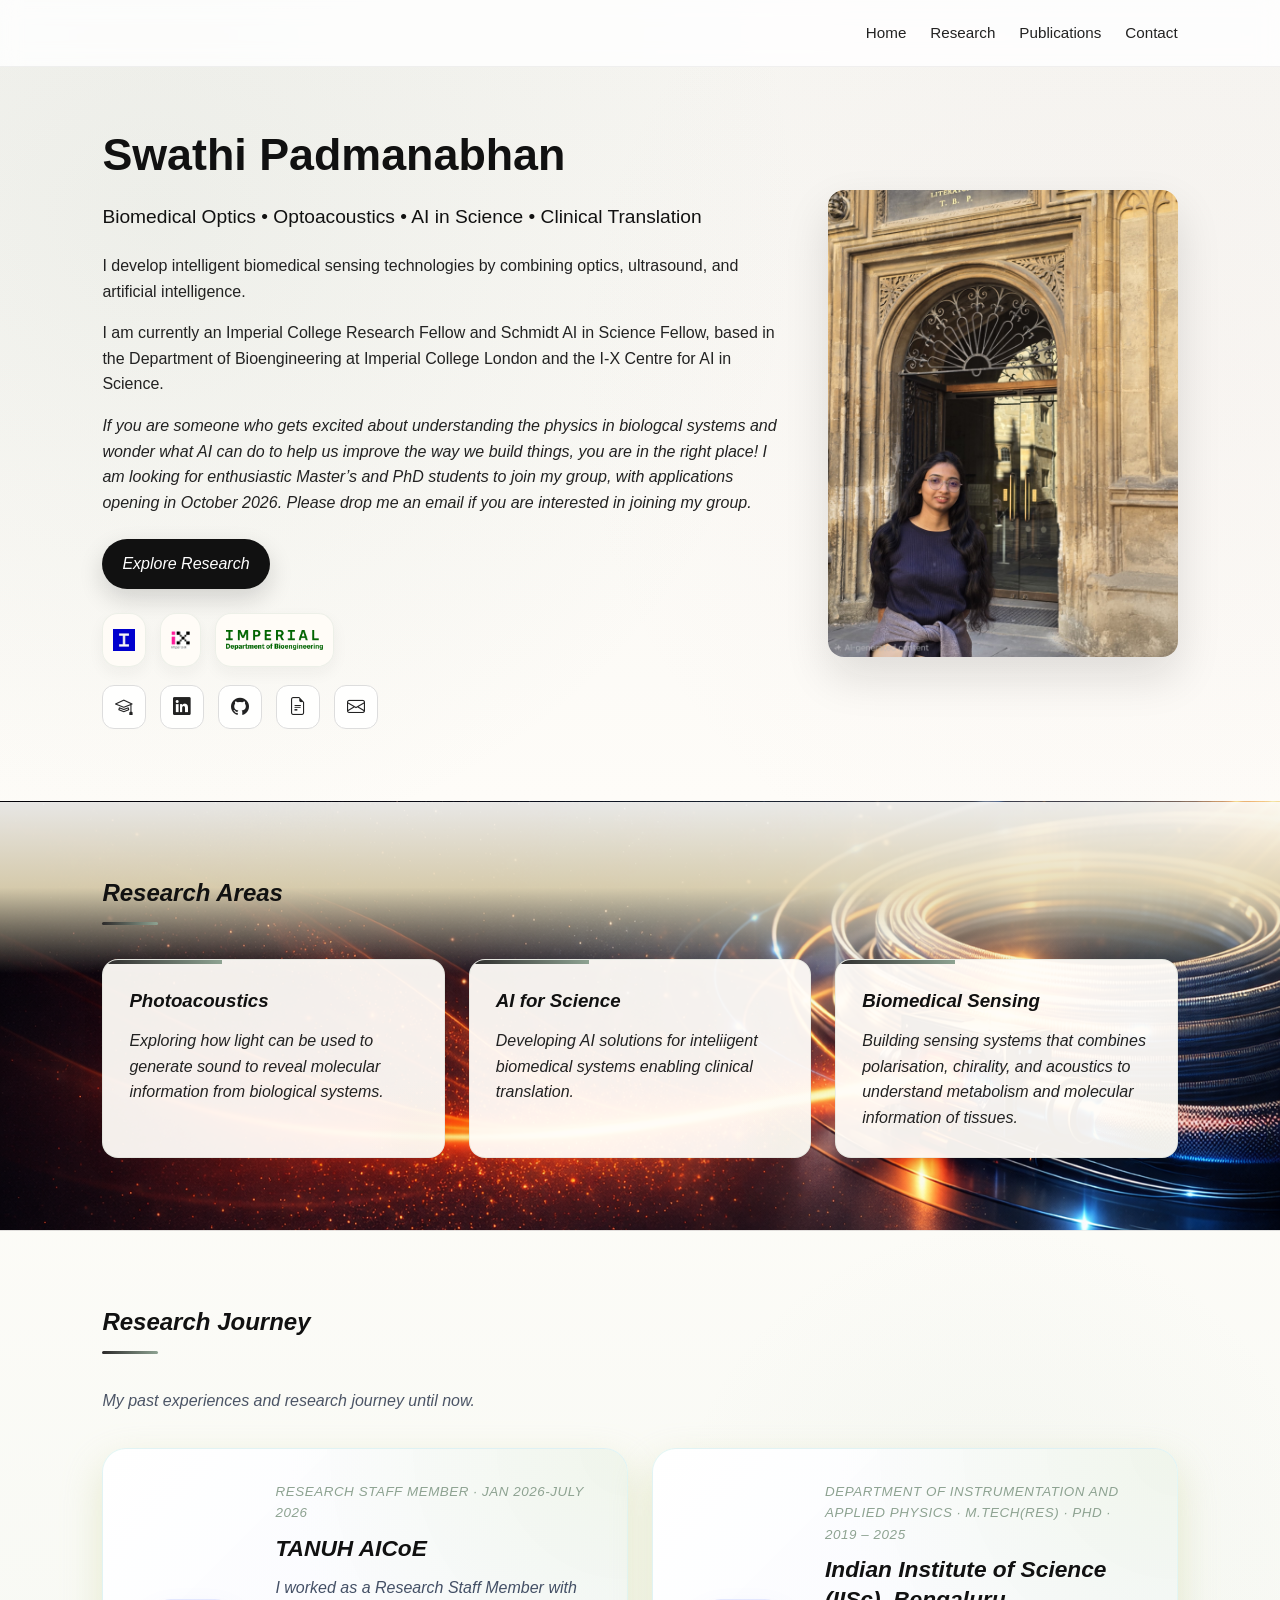
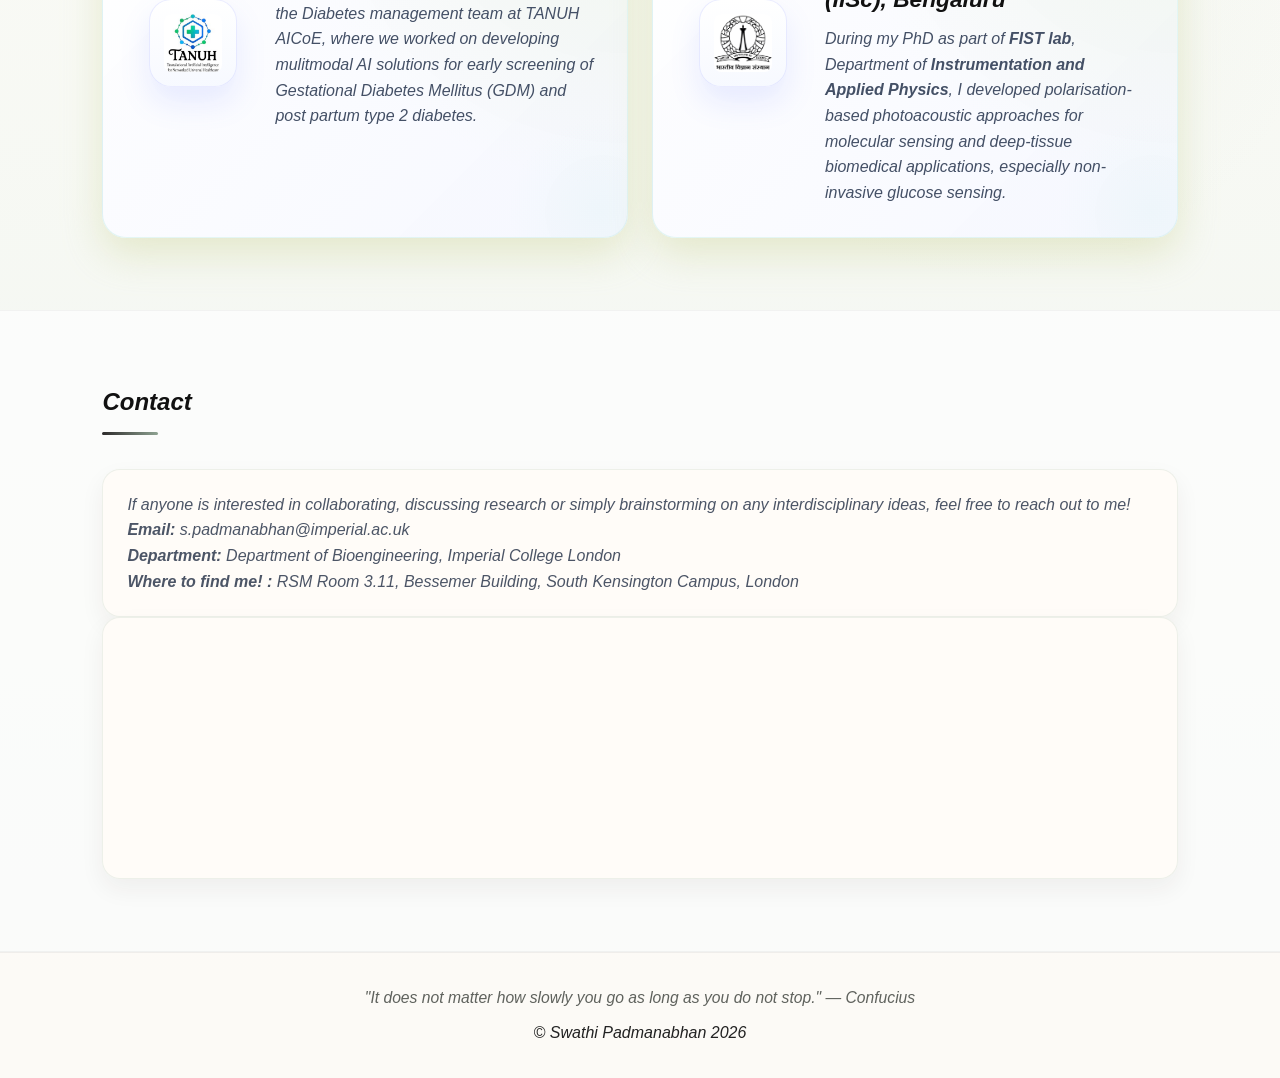
<file: index.html>
<!DOCTYPE html>
<html lang="en">
<head>
    <meta charset="UTF-8">
    <meta name="viewport" content="width=device-width, initial-scale=1.0">
    <title>Swathi Padmanabhan | Imperial Research Fellow</title>

    <link rel="stylesheet" href="https://cdn.jsdelivr.net/npm/bootstrap-icons@1.11.3/font/bootstrap-icons.min.css">
    <link rel="stylesheet" href="style.css">
</head>
<body>

<header>
    <nav>
        <div class="logo"></div>
        <ul>
             <li><a href="index.html">Home</a></li>
            <li><a href="research.html">Research</a></li>
            <li><a href="publications.html">Publications</a></li> 
            <!-- <li><a href="awards.html">Awards</a></li>  -->
          <!-- <li><a href="beyond_lab.html">Beyond Lab</a></li>  -->

            <li><a href="#contact">Contact</a></li>
        </ul>
    </nav>
</header>

<section class="hero">
    <div class="hero-container">
        <div class="hero-text fade-up">
            <h1 class="hero-name">Swathi Padmanabhan</h1>
            <h2>Biomedical Optics • Optoacoustics • AI in Science • Clinical Translation</h2>
            <p>
                I develop intelligent biomedical sensing technologies by combining
                optics, ultrasound, and artificial intelligence.
            </p>
            <p>
                I am currently an Imperial College Research Fellow and Schmidt AI in Science Fellow, based in the Department of Bioengineering at Imperial College London and the I-X Centre for AI in Science.
            </p>
            <p>

<i>If you are someone who gets excited about understanding the physics in biologcal systems and wonder what AI can do to help us improve the way we build things, you are in the right place! I am looking for enthusiastic Master’s and PhD students to join my group, with applications opening in October 2026. Please drop me an email if you are interested in joining my group.  <i>
</p>


             <div class="hero-actions">
                <a href="research.html" class="button button-primary">Explore Research</a>
            </div>

            <div class="hero-affiliations" aria-label="Institutional affiliations">
    <a href="https://www.imperial.ac.uk/" target="_blank" rel="noopener noreferrer" class="affiliation-logo-link" aria-label="Imperial College London">
        <img src="images/imperial-logo.png" alt="Imperial College London logo" class="affiliation-logo imperial-logo">
    </a>

    <a href="https://ix.imperial.ac.uk/" target="_blank" rel="noopener noreferrer" class="affiliation-logo-link" aria-label="I-X Centre for AI in Science">
        <img src="images/I-X-logo.jpg" alt="I-X Centre for AI in Science logo" class="affiliation-logo ix-logo">
    </a>

    <a href="https://www.imperial.ac.uk/bioengineering/" target="_blank" rel="noopener noreferrer" class="affiliation-logo-link" aria-label="Department of Bioengineering">
        <img src="images/bioeng_logo.png" alt="Department of Bioengineering logo" class="affiliation-logo bioeng-logo">
    </a>
</div>

            <div class="social-buttons">
                <a href="https://scholar.google.com/citations?user=CKdGExkAAAAJ&hl=en" class="social-card" title="Google Scholar" aria-label="Google Scholar">
                    <i class="bi bi-mortarboard"></i>
                </a>
                <a href="https://www.linkedin.com/in/swathi-padmanabhan-6b3602b5/" class="social-card" title="LinkedIn" aria-label="LinkedIn">
                    <i class="bi bi-linkedin"></i>
                </a>
                <a href="https://github.com/swathip016" class="social-card" title="GitHub" aria-label="GitHub">
                    <i class="bi bi-github"></i>
                </a>
                <a href="documents/Swathi_CV.pdf" target="_blank" rel="noopener noreferrer" class="social-card" title="CV" aria-label="CV">
                    <i class="bi bi-file-earmark-text"></i>
                </a>
                <a href="mailto:swathi.padmanabhan@imperial.ac.uk" class="social-card" title="Email" aria-label="Email">
                    <i class="bi bi-envelope"></i>
                </a>
            </div>
        </div>

        <div class="hero-image fade-up delay-1">
            <img src="images/swat2.jpeg" alt="Swathi Padmanabhan">
        </div>
    </div>
</section>

<section id="research" class="section-soft">
    <h2 class="section-title">Research Areas</h2>

    <div class="research-container">
        <div class="research-card fade-up delay-1">
            <h3>Photoacoustics</h3>
            <p>
                Exploring how light can be used to generate sound to reveal molecular
                information from biological systems.
            </p>
        </div>

        <div class="research-card fade-up delay-2">
            <h3>AI for Science</h3>
            <p>
                Developing AI solutions for inteliigent biomedical
                systems enabling clinical translation.
            </p>
        </div>

        <div class="research-card fade-up delay-3">
            <h3>Biomedical Sensing</h3>
            <p>
                Building sensing systems that combines polarisation, chirality, and acoustics to understand metabolism and molecular information of tissues.
            </p>
        </div>
    </div>
</section>

<section id="journey">
    <h2 class="section-title">Research Journey</h2>
    <p class="journey-intro fade-up">
        My past experiences and research journey until now.
    </p>

    <div class="evolution-grid evolution-grid-custom">
        <article class="evolution-card evolution-card-bottom fade-up delay-2">
            <div class="evolution-visual evolution-visual-large">
                <img src="images/tanuh_aicoe_logo.jpeg" alt="TANUH Technologies logo" class="evolution-logo evolution-logo-large">
            </div>
            <div class="evolution-content evolution-content-centered">
                <p class="evolution-meta">Research Staff Member · Jan 2026-July 2026</p>
                <h3><a href="https://www.tanuh.ai/" target="_blank" rel="noopener noreferrer">TANUH AICoE</a></h3>
                <p>
                    I worked as a Research Staff Member with the Diabetes management team at TANUH AICoE, where we worked on developing mulitmodal AI solutions for early screening of Gestational Diabetes Mellitus (GDM) and post partum type 2 diabetes.
                </p>
            </div>
        </article>

        <article class="evolution-card evolution-card-bottom fade-up delay-2">
            <div class="evolution-visual evolution-visual-large">
                <img src="images/iisc-logo.png" alt="IISc logo" class="evolution-logo evolution-logo-large">
            </div>
            <div class="evolution-content">
                <p class="evolution-meta">Department of Instrumentation and Applied Physics · M.tech(Res) · PhD · 2019 – 2025</p>
                <h3><a href="https://www.iisc.ac.in/" target="_blank" rel="noopener noreferrer">Indian Institute of Science (IISc), Bengaluru</a></h3>
                <p>
                    During my PhD as part of <strong><a href="https://pnjayaprakash88.wixsite.com/fist-lab" target="_blank" rel="noopener noreferrer">FIST lab</a></strong>, Department of <strong><a href="https://iap.iisc.ac.in/" target="_blank" rel="noopener noreferrer">Instrumentation and Applied Physics</a></strong>, I developed
                    polarisation-based photoacoustic approaches for molecular sensing and
                    deep-tissue biomedical applications, especially non-invasive glucose sensing.
                </p>
            </div>
        </article>

        <!-- <article class="evolution-card evolution-card-bottom fade-up delay-2">
            <div class="evolution-visual evolution-visual-large">
                <img src="images/ug_logo.png" alt="Undergraduate institution logo" class="evolution-logo evolution-logo-large">
            </div>
            <div class="evolution-content">
                <p class="evolution-meta">LBSITW · B.Tech · 2015 – 2019</p>
                <h3>Electronics and Instrumentation</h3>
                <p>
                    My undergraduate in engineering piqued my interest in the intersection of physics,
                    instrumentation, and sensing.
                </p>
            </div>
        </article>
    </div> -->
</section>

<section id="contact" class="section-soft contact-panel">
    <h2 class="section-title">Contact</h2>

    <div class="contact-grid">
        <div class="contact-card">
            <p>If anyone is interested in collaborating, discussing research or simply brainstorming on any interdisciplinary ideas, feel free to reach out to me!</p>
            <p><strong>Email: </strong> <a href="mailto:s.padmanabhan@imperial.ac.uk">s.padmanabhan@imperial.ac.uk</a></p>
            <p><strong>Department: </strong> Department of Bioengineering, Imperial College London</p>
            <p><strong>Where to find me! :</strong> RSM Room 3.11, Bessemer Building, South Kensington Campus, London </p>
            <!-- <p><strong>Location</strong> South Kensington Campus, London, UK</p> -->
        </div>

        <div class="contact-map-card">
            <iframe
                src="https://www.google.com/maps?q=Imperial%20College%20London&output=embed"
                loading="lazy"
                referrerpolicy="no-referrer-when-downgrade">
            </iframe>
        </div>
    </div>
</section>

<footer>
    <p class="footer-quote">"It does not matter how slowly you go as long as you do not stop." — Confucius</p>
    <p>© Swathi Padmanabhan 2026</p>
</footer>

</body>
</html>
</file>
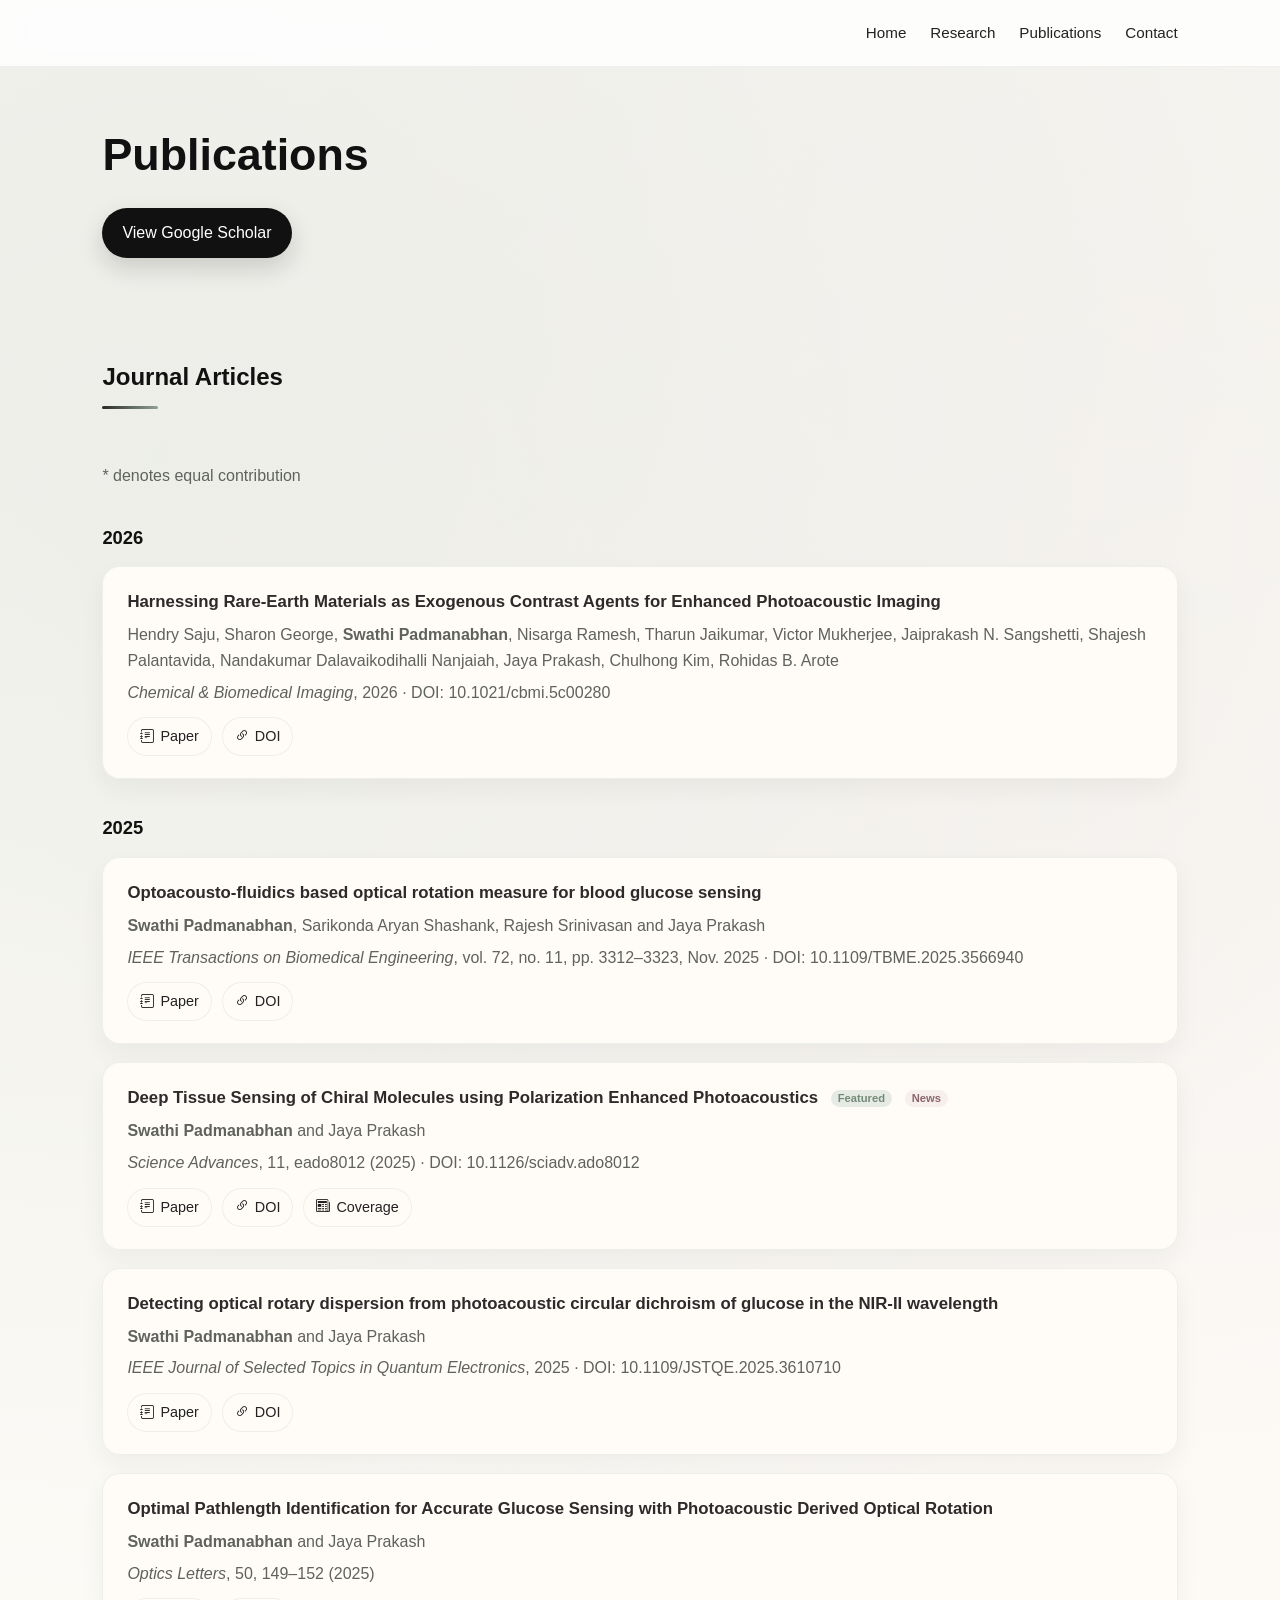
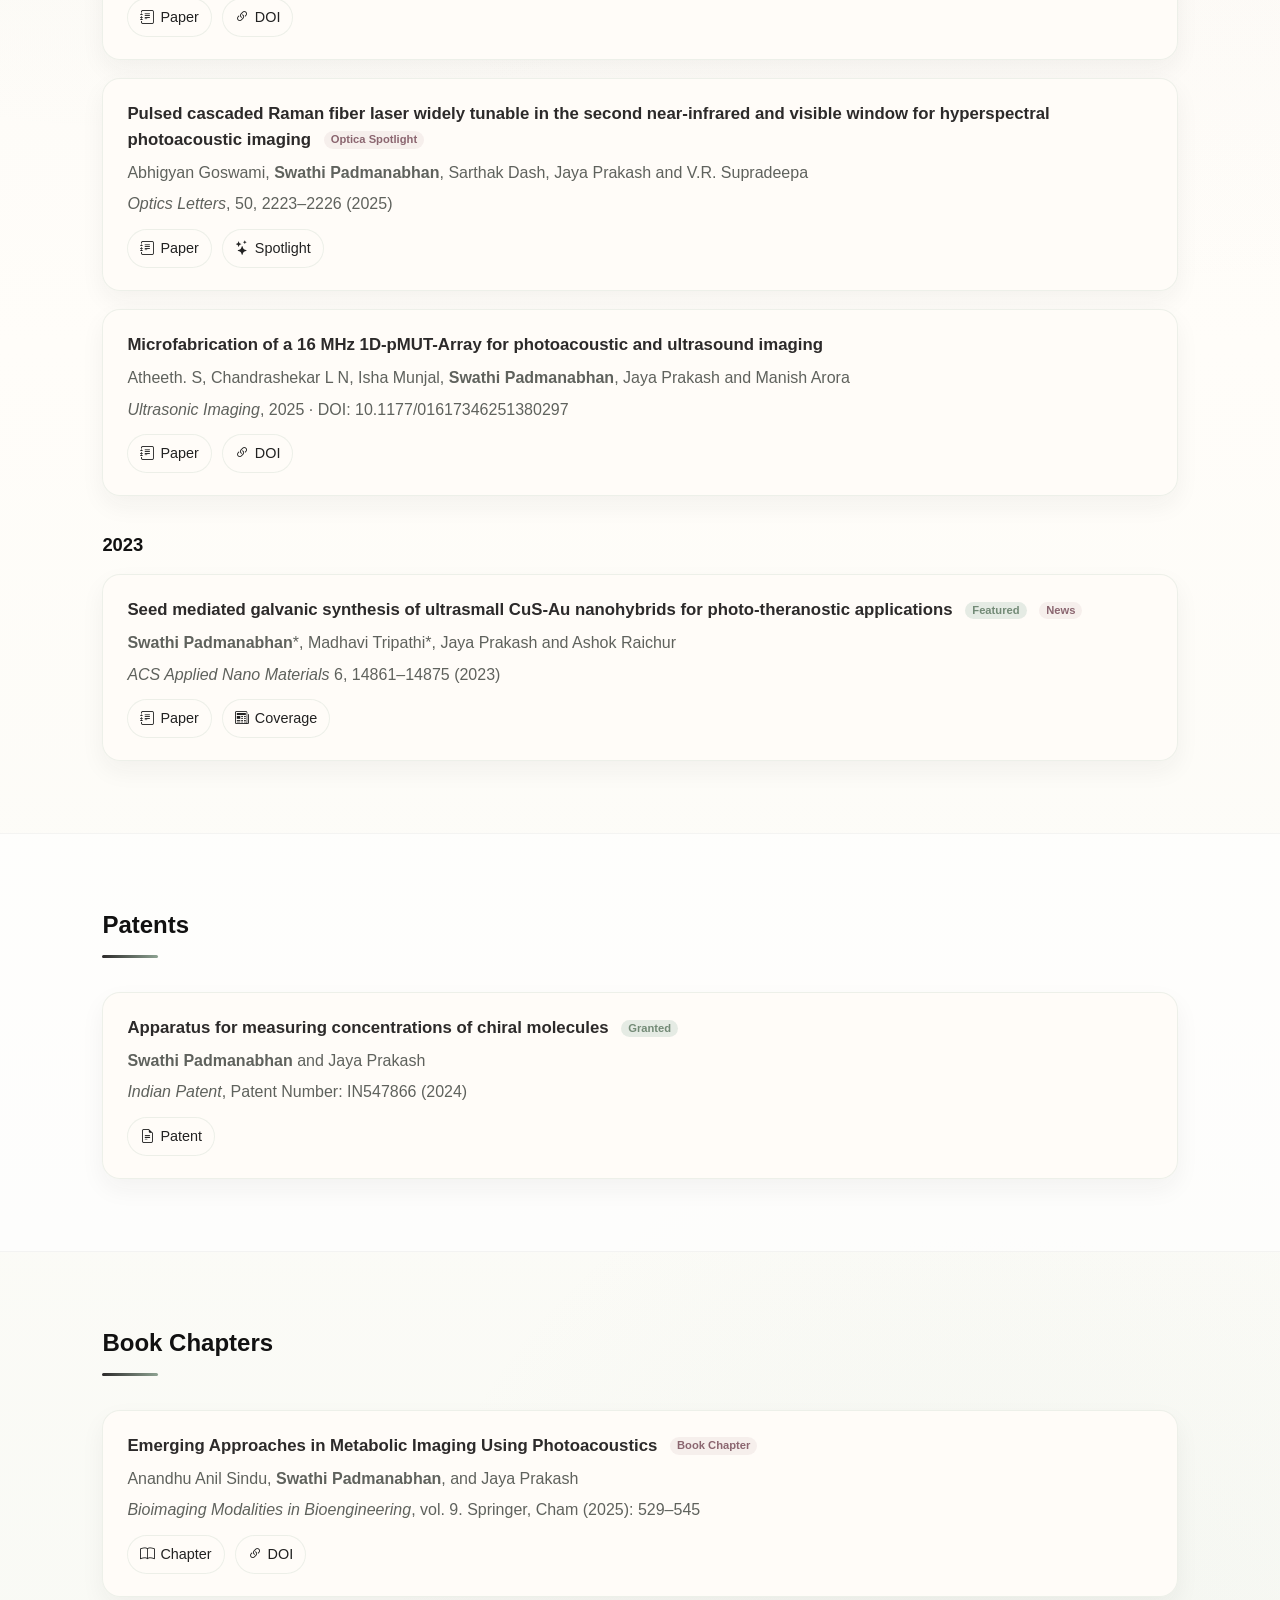
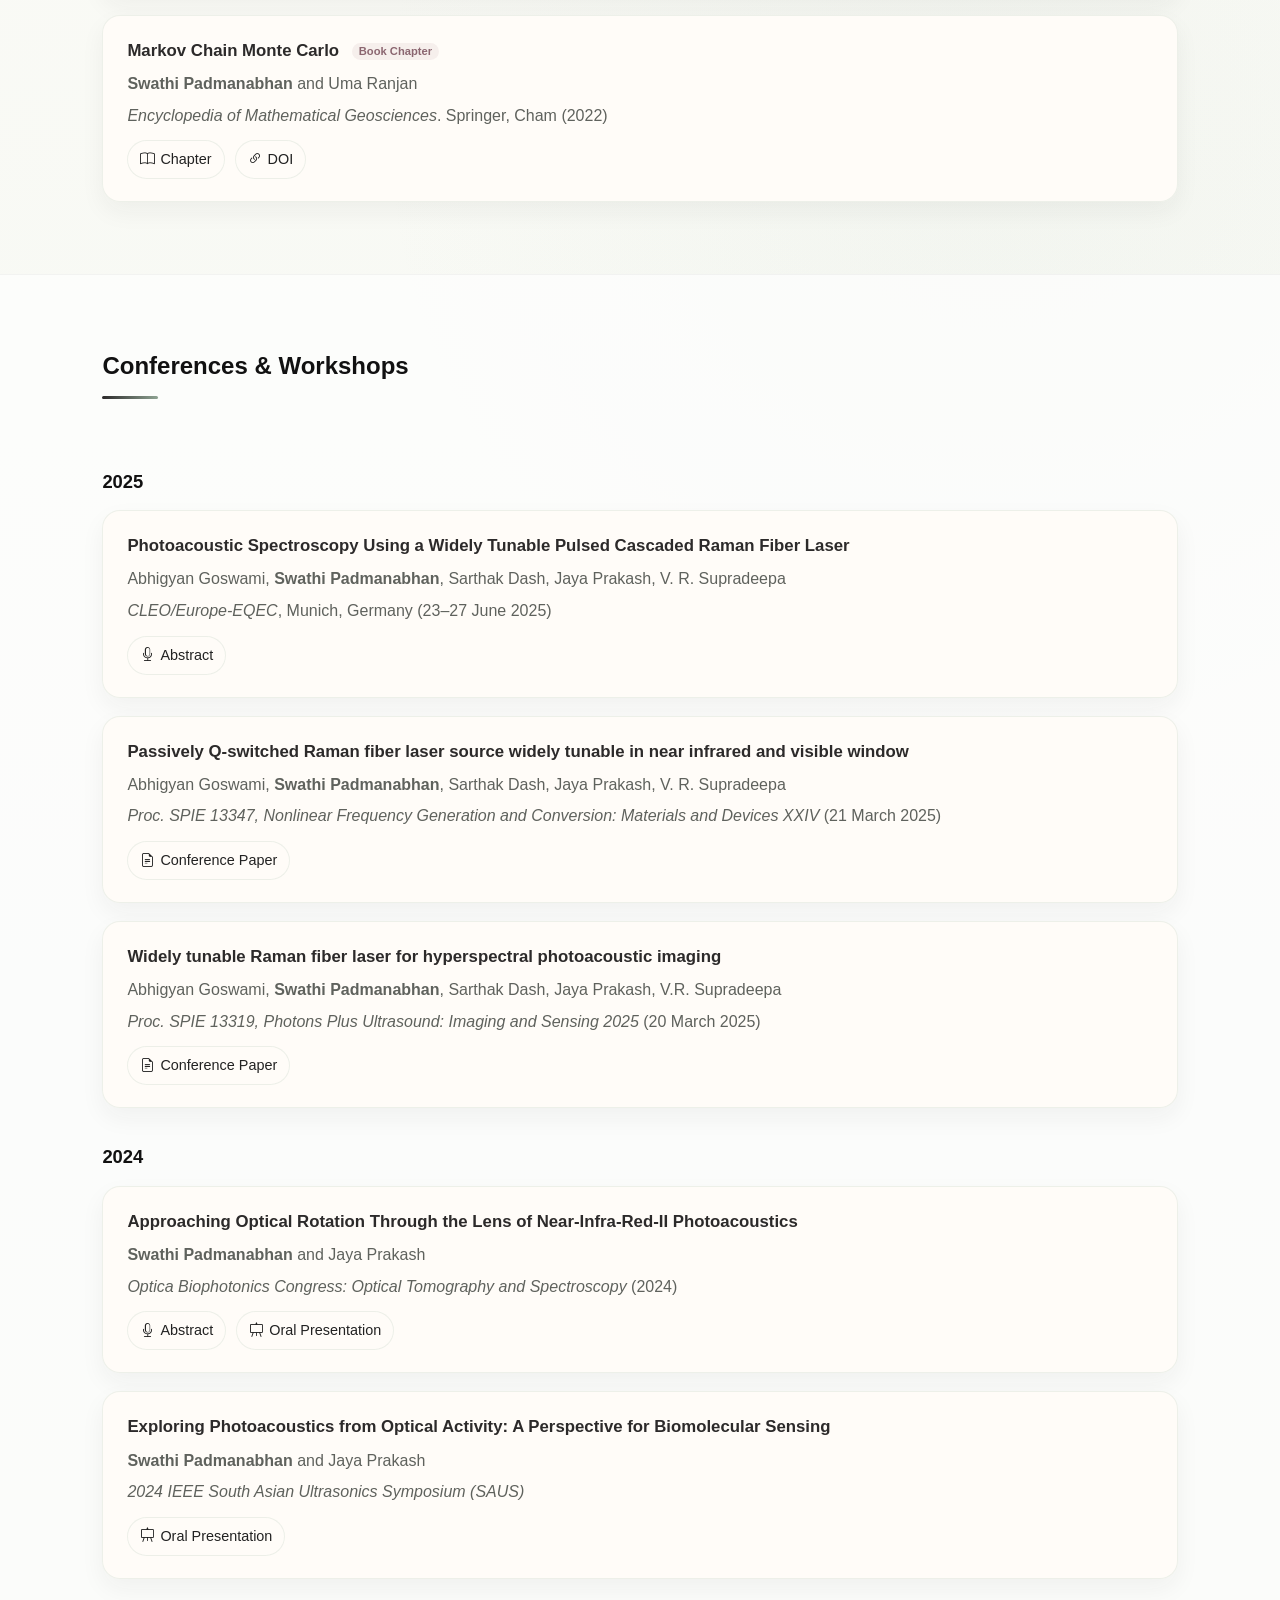
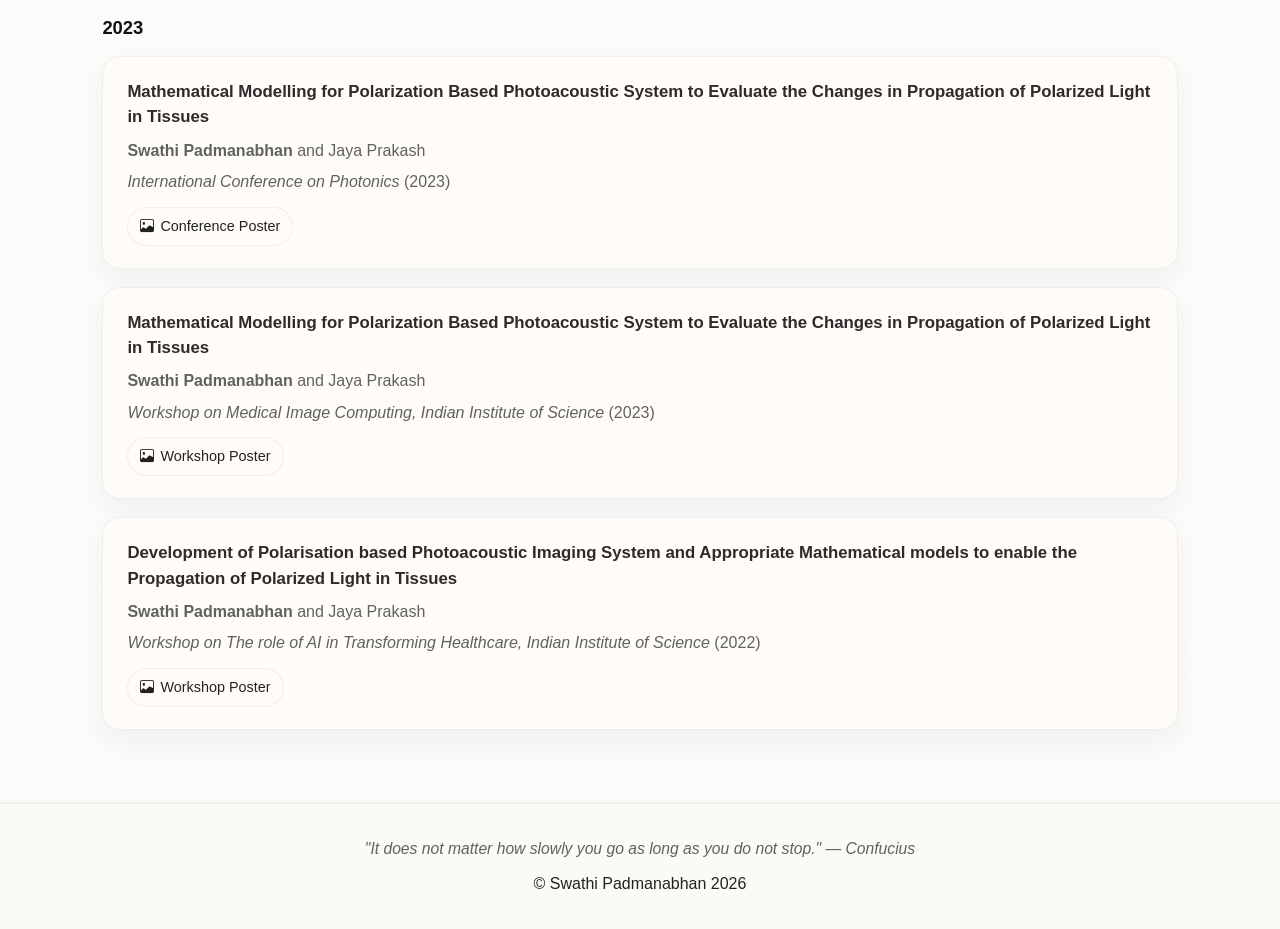
<file: publications.html>
<!DOCTYPE html>
<html lang="en">
<head>
    <meta charset="UTF-8">
    <meta name="viewport" content="width=device-width, initial-scale=1.0">
    <title>Publications | Swathi Padmanabhan</title>
    <link rel="stylesheet" href="https://cdn.jsdelivr.net/npm/bootstrap-icons@1.11.3/font/bootstrap-icons.min.css">
    <link rel="stylesheet" href="style.css">
</head>
<body>

<header>
    <nav>
        <div class="logo"></div>
        <ul>
            <li><a href="index.html">Home</a></li>
            <li><a href="research.html">Research</a></li>
            <li><a href="publications.html">Publications</a></li>
            <!-- <li><a href="awards.html">Awards</a></li> -->
            <!-- <li><a href="beyond_lab.html">Beyond Lab</a></li> -->
            <li><a href="index.html#contact">Contact</a></li>
        </ul>
    </nav>
</header>

<section class="hero publications-hero">
    <div class="hero-container">
        <div class="hero-text fade-up">
            <h1 class="hero-name">Publications</h1>
            <!-- <h2>Selected papers, featured work, and research outputs</h2> -->
            <p class="publications-intro">
            </p>

            <div class="publications-actions">
                <a href="https://scholar.google.com/citations?user=CKdGExkAAAAJ&hl=en" target="_blank" rel="noopener noreferrer" class="button button-primary">View Google Scholar</a>
            </div>
        </div>
    </div>
</section>

<section>
    <h2 class="section-title">Journal Articles</h2>
      <p class="publications-intro" style="margin-top: 20px;">* denotes equal contribution</p>
    <div class="publication-year-block">
        <h3 class="publication-year">2026</h3>
        <div class="publication-list">
            <article class="publication-item fade-up">
                <h4 class="publication-title">
                    <a href="https://pubs.acs.org/cbihbp/article/doi/10.1021/cbmi.5c00280/5232778/Harnessing-Rare-Earth-Materials-as-Exogenous" target="_blank" rel="noopener noreferrer">Harnessing Rare-Earth Materials as Exogenous Contrast Agents for Enhanced Photoacoustic Imaging</a>
                </h4>
                <p class="publication-authors">Hendry Saju, Sharon George, <strong>Swathi Padmanabhan</strong>, Nisarga Ramesh, Tharun Jaikumar, Victor Mukherjee, Jaiprakash N. Sangshetti, Shajesh Palantavida, Nandakumar Dalavaikodihalli Nanjaiah, Jaya Prakash, Chulhong Kim, Rohidas B. Arote</p>
                <p class="publication-venue"><em>Chemical &amp; Biomedical Imaging</em>, 2026 · DOI: 10.1021/cbmi.5c00280</p>
                <div class="publication-links">
                    <a href="https://pubs.acs.org/cbihbp/article/doi/10.1021/cbmi.5c00280/5232778/Harnessing-Rare-Earth-Materials-as-Exogenous" target="_blank" rel="noopener noreferrer" class="publication-link"><i class="bi bi-journal-text"></i> Paper</a>
                    <a href="https://doi.org/10.1021/cbmi.5c00280" target="_blank" rel="noopener noreferrer" class="publication-link"><i class="bi bi-link-45deg"></i> DOI</a>
                </div>
            </article>
        </div>
    </div>

    <div class="publication-year-block">
        <h3 class="publication-year">2025</h3>
        <div class="publication-list">
            <article class="publication-item fade-up">
                <h4 class="publication-title">
                    <a href="https://ieeexplore.ieee.org/stamp/stamp.jsp?tp=&arnumber=10985792" target="_blank" rel="noopener noreferrer">Optoacousto-fluidics based optical rotation measure for blood glucose sensing</a>
                </h4>
                <p class="publication-authors"><strong>Swathi Padmanabhan</strong>, Sarikonda Aryan Shashank, Rajesh Srinivasan and Jaya Prakash</p>
                <p class="publication-venue"><em>IEEE Transactions on Biomedical Engineering</em>, vol. 72, no. 11, pp. 3312–3323, Nov. 2025 · DOI: 10.1109/TBME.2025.3566940</p>
                <div class="publication-links">
                    <a href="https://ieeexplore.ieee.org/stamp/stamp.jsp?tp=&arnumber=10985792" target="_blank" rel="noopener noreferrer" class="publication-link"><i class="bi bi-journal-text"></i> Paper</a>
                    <a href="https://doi.org/10.1109/TBME.2025.3566940" target="_blank" rel="noopener noreferrer" class="publication-link"><i class="bi bi-link-45deg"></i> DOI</a>
                </div>
            </article>

            <article class="publication-item fade-up delay-1">
                <h4 class="publication-title">
                    <a href="https://www.science.org/doi/10.1126/sciadv.ado8012" target="_blank" rel="noopener noreferrer">Deep Tissue Sensing of Chiral Molecules using Polarization Enhanced Photoacoustics</a>
                    <span class="publication-inline-badge">Featured</span>
                    <span class="publication-inline-badge publication-inline-badge-soft">News</span>
                </h4>
                <p class="publication-authors"><strong>Swathi Padmanabhan</strong> and Jaya Prakash</p>
                <p class="publication-venue"><em>Science Advances</em>, 11, eado8012 (2025) · DOI: 10.1126/sciadv.ado8012</p>
                <div class="publication-links">
                    <a href="https://www.science.org/doi/10.1126/sciadv.ado8012" target="_blank" rel="noopener noreferrer" class="publication-link"><i class="bi bi-journal-text"></i> Paper</a>
                    <a href="https://doi.org/10.1126/sciadv.ado8012" target="_blank" rel="noopener noreferrer" class="publication-link"><i class="bi bi-link-45deg"></i> DOI</a>
                    <a href="https://scienceadvances.altmetric.com/details/175308516/news" target="_blank" rel="noopener noreferrer" class="publication-link"><i class="bi bi-newspaper"></i> Coverage</a>
                </div>
            </article>

            <article class="publication-item fade-up delay-2">
                <h4 class="publication-title">
                    <a href="https://ieeexplore.ieee.org/stamp/stamp.jsp?tp=&arnumber=11165187" target="_blank" rel="noopener noreferrer">Detecting optical rotary dispersion from photoacoustic circular dichroism of glucose in the NIR-II wavelength</a>
                </h4>
                <p class="publication-authors"><strong>Swathi Padmanabhan</strong> and Jaya Prakash</p>
                <p class="publication-venue"><em>IEEE Journal of Selected Topics in Quantum Electronics</em>, 2025 · DOI: 10.1109/JSTQE.2025.3610710</p>
                <div class="publication-links">
                    <a href="https://ieeexplore.ieee.org/stamp/stamp.jsp?tp=&arnumber=11165187" target="_blank" rel="noopener noreferrer" class="publication-link"><i class="bi bi-journal-text"></i> Paper</a>
                    <a href="https://doi.org/10.1109/JSTQE.2025.3610710" target="_blank" rel="noopener noreferrer" class="publication-link"><i class="bi bi-link-45deg"></i> DOI</a>
                </div>
            </article>

            <article class="publication-item fade-up delay-3">
                <h4 class="publication-title">
                    <a href="https://doi.org/10.1364/OL.537075" target="_blank" rel="noopener noreferrer">Optimal Pathlength Identification for Accurate Glucose Sensing with Photoacoustic Derived Optical Rotation</a>
                </h4>
                <p class="publication-authors"><strong>Swathi Padmanabhan</strong> and Jaya Prakash</p>
                <p class="publication-venue"><em>Optics Letters</em>, 50, 149–152 (2025)</p>
                <div class="publication-links">
                    <a href="https://doi.org/10.1364/OL.537075" target="_blank" rel="noopener noreferrer" class="publication-link"><i class="bi bi-journal-text"></i> Paper</a>
                    <a href="https://doi.org/10.1364/OL.537075" target="_blank" rel="noopener noreferrer" class="publication-link"><i class="bi bi-link-45deg"></i> DOI</a>
                </div>
            </article>

            <article class="publication-item fade-up">
                <h4 class="publication-title">
                    <a href="https://opg.optica.org/ol/abstract.cfm?uri=ol-50-7-2223" target="_blank" rel="noopener noreferrer">Pulsed cascaded Raman fiber laser widely tunable in the second near-infrared and visible window for hyperspectral photoacoustic imaging</a>
                    <span class="publication-inline-badge publication-inline-badge-soft">Optica Spotlight</span>
                </h4>
                <p class="publication-authors">Abhigyan Goswami, <strong>Swathi Padmanabhan</strong>, Sarthak Dash, Jaya Prakash and V.R. Supradeepa</p>
                <p class="publication-venue"><em>Optics Letters</em>, 50, 2223–2226 (2025)</p>
                <div class="publication-links">
                    <a href="https://opg.optica.org/ol/abstract.cfm?uri=ol-50-7-2223" target="_blank" rel="noopener noreferrer" class="publication-link"><i class="bi bi-journal-text"></i> Paper</a>
                    <a href="https://opg.optica.org/spotlight/summary.cfm?id=569412" target="_blank" rel="noopener noreferrer" class="publication-link"><i class="bi bi-stars"></i> Spotlight</a>
                </div>
            </article>

            <article class="publication-item fade-up delay-1">
                <h4 class="publication-title">
                    <a href="https://journals.sagepub.com/doi/10.1177/01617346251380297" target="_blank" rel="noopener noreferrer">Microfabrication of a 16 MHz 1D-pMUT-Array for photoacoustic and ultrasound imaging</a>
                </h4>
                <p class="publication-authors">Atheeth. S, Chandrashekar L N, Isha Munjal, <strong>Swathi Padmanabhan</strong>, Jaya Prakash and Manish Arora</p>
                <p class="publication-venue"><em>Ultrasonic Imaging</em>, 2025 · DOI: 10.1177/01617346251380297</p>
                <div class="publication-links">
                    <a href="https://journals.sagepub.com/doi/10.1177/01617346251380297" target="_blank" rel="noopener noreferrer" class="publication-link"><i class="bi bi-journal-text"></i> Paper</a>
                    <a href="https://doi.org/10.1177/01617346251380297" target="_blank" rel="noopener noreferrer" class="publication-link"><i class="bi bi-link-45deg"></i> DOI</a>
                </div>
            </article>
        </div>
    </div>

    <div class="publication-year-block">
        <h3 class="publication-year">2023</h3>
        <div class="publication-list">
            <article class="publication-item fade-up">
                <h4 class="publication-title">
                    <a href="https://pubs.acs.org/doi/abs/10.1021/acsanm.3c02405#:~:text=This%20study%20specifically%20focuses%20on,to%20impart%20its%20anticancer%20effect" target="_blank" rel="noopener noreferrer">Seed mediated galvanic synthesis of ultrasmall CuS-Au nanohybrids for photo-theranostic applications</a>
                    <span class="publication-inline-badge">Featured</span>

                    <span class="publication-inline-badge publication-inline-badge-soft">News</span>
                </h4>
                <p class="publication-authors"><strong>Swathi Padmanabhan</strong>*, Madhavi Tripathi*, Jaya Prakash and Ashok Raichur</p>
                <p class="publication-venue"><em>ACS Applied Nano Materials</em> 6, 14861–14875 (2023)</p>
                <div class="publication-links">
                    <a href="https://pubs.acs.org/doi/abs/10.1021/acsanm.3c02405#:~:text=This%20study%20specifically%20focuses%20on,to%20impart%20its%20anticancer%20effect" target="_blank" rel="noopener noreferrer" class="publication-link"><i class="bi bi-journal-text"></i> Paper</a>
                    <a href="https://acs.altmetric.com/details/154024893/news" target="_blank" rel="noopener noreferrer" class="publication-link"><i class="bi bi-newspaper"></i> Coverage</a>
                </div>
            </article>
        </div>
    </div>
</section>

<section class="section-soft">
    <h2 class="section-title">Patents</h2>
    <div class="publication-list">
        <article class="publication-item fade-up">
            <h4 class="publication-title">
                <a href="https://drive.google.com/file/d/14eibnlsCM8xSFf8-6Qx0KWKT3x1CsYMv/view?usp=sharing" target="_blank" rel="noopener noreferrer">Apparatus for measuring concentrations of chiral molecules</a>
                <span class="publication-inline-badge">Granted</span>
            </h4>
            <p class="publication-authors"><strong>Swathi Padmanabhan</strong> and Jaya Prakash</p>
            <p class="publication-venue"><em>Indian Patent</em>, Patent Number: IN547866 (2024)</p>
            <div class="publication-links">
                <a href="https://drive.google.com/file/d/14eibnlsCM8xSFf8-6Qx0KWKT3x1CsYMv/view?usp=sharing" target="_blank" rel="noopener noreferrer" class="publication-link"><i class="bi bi-file-earmark-text"></i> Patent</a>
            </div>
        </article>
    </div>
</section>

<section>
    <h2 class="section-title">Book Chapters</h2>
    <div class="publication-list">
        <article class="publication-item fade-up">
            <h4 class="publication-title">
                <a href="https://link.springer.com/chapter/10.1007/978-3-031-99410-4_25" target="_blank" rel="noopener noreferrer">Emerging Approaches in Metabolic Imaging Using Photoacoustics</a>
                <span class="publication-inline-badge publication-inline-badge-soft">Book Chapter</span>
            </h4>
            <p class="publication-authors">Anandhu Anil Sindu, <strong>Swathi Padmanabhan</strong>, and Jaya Prakash</p>
            <p class="publication-venue"><em>Bioimaging Modalities in Bioengineering</em>, vol. 9. Springer, Cham (2025): 529–545</p>
            <div class="publication-links">
                <a href="https://link.springer.com/chapter/10.1007/978-3-031-99410-4_25" target="_blank" rel="noopener noreferrer" class="publication-link"><i class="bi bi-book"></i> Chapter</a>
                <a href="https://doi.org/10.1007/978-3-031-99410-4_25" target="_blank" rel="noopener noreferrer" class="publication-link"><i class="bi bi-link-45deg"></i> DOI</a>
            </div>
        </article>

        <article class="publication-item fade-up delay-1">
            <h4 class="publication-title">
                <a href="https://doi.org/10.1007/978-3-030-26050-7_191-1" target="_blank" rel="noopener noreferrer">Markov Chain Monte Carlo</a>
                <span class="publication-inline-badge publication-inline-badge-soft">Book Chapter</span>
            </h4>
            <p class="publication-authors"><strong>Swathi Padmanabhan</strong> and Uma Ranjan</p>
            <p class="publication-venue"><em>Encyclopedia of Mathematical Geosciences</em>. Springer, Cham (2022)</p>
            <div class="publication-links">
                <a href="https://doi.org/10.1007/978-3-030-26050-7_191-1" target="_blank" rel="noopener noreferrer" class="publication-link"><i class="bi bi-book"></i> Chapter</a>
                <a href="https://doi.org/10.1007/978-3-030-26050-7_191-1" target="_blank" rel="noopener noreferrer" class="publication-link"><i class="bi bi-link-45deg"></i> DOI</a>
            </div>
        </article>
    </div>
</section>

<section class="section-soft">
    <h2 class="section-title">Conferences &amp; Workshops</h2>
    <div class="publication-year-block">
        <h3 class="publication-year">2025</h3>
        <div class="publication-list">
            <article class="publication-item fade-up">
                <h4 class="publication-title">
                    <a href="https://ieeexplore.ieee.org/stamp/stamp.jsp?tp=&arnumber=11109681" target="_blank" rel="noopener noreferrer">Photoacoustic Spectroscopy Using a Widely Tunable Pulsed Cascaded Raman Fiber Laser</a>
                </h4>
                <p class="publication-authors">Abhigyan Goswami, <strong>Swathi Padmanabhan</strong>, Sarthak Dash, Jaya Prakash, V. R. Supradeepa</p>
                <p class="publication-venue"><em>CLEO/Europe-EQEC</em>, Munich, Germany (23–27 June 2025)</p>
                <div class="publication-links">
                    <a href="https://ieeexplore.ieee.org/stamp/stamp.jsp?tp=&arnumber=11109681" target="_blank" rel="noopener noreferrer" class="publication-link"><i class="bi bi-mic"></i> Abstract</a>
                </div>
            </article>

            <article class="publication-item fade-up delay-1">
                <h4 class="publication-title">
                    <a href="https://doi.org/10.1117/12.3043020" target="_blank" rel="noopener noreferrer">Passively Q-switched Raman fiber laser source widely tunable in near infrared and visible window</a>
                </h4>
                <p class="publication-authors">Abhigyan Goswami, <strong>Swathi Padmanabhan</strong>, Sarthak Dash, Jaya Prakash, V. R. Supradeepa</p>
                <p class="publication-venue"><em>Proc. SPIE 13347, Nonlinear Frequency Generation and Conversion: Materials and Devices XXIV</em> (21 March 2025)</p>
                <div class="publication-links">
                    <a href="https://doi.org/10.1117/12.3043020" target="_blank" rel="noopener noreferrer" class="publication-link"><i class="bi bi-file-earmark-text"></i> Conference Paper</a>
                </div>
            </article>

            <article class="publication-item fade-up delay-2">
                <h4 class="publication-title">
                    <a href="https://doi.org/10.1117/12.3043033" target="_blank" rel="noopener noreferrer">Widely tunable Raman fiber laser for hyperspectral photoacoustic imaging</a>
                </h4>
                <p class="publication-authors">Abhigyan Goswami, <strong>Swathi Padmanabhan</strong>, Sarthak Dash, Jaya Prakash, V.R. Supradeepa</p>
                <p class="publication-venue"><em>Proc. SPIE 13319, Photons Plus Ultrasound: Imaging and Sensing 2025</em> (20 March 2025)</p>
                <div class="publication-links">
                    <a href="https://doi.org/10.1117/12.3043033" target="_blank" rel="noopener noreferrer" class="publication-link"><i class="bi bi-file-earmark-text"></i> Conference Paper</a>
                </div>
            </article>
        </div>
    </div>

    <div class="publication-year-block">
        <h3 class="publication-year">2024</h3>
        <div class="publication-list">
            <article class="publication-item fade-up">
                <h4 class="publication-title">
                    <a href="https://opg.optica.org/abstract.cfm?uri=OTS-2024-OTu3D.6" target="_blank" rel="noopener noreferrer">Approaching Optical Rotation Through the Lens of Near-Infra-Red-II Photoacoustics</a>
                </h4>
                <p class="publication-authors"><strong>Swathi Padmanabhan</strong> and Jaya Prakash</p>
                <p class="publication-venue"><em>Optica Biophotonics Congress: Optical Tomography and Spectroscopy</em> (2024)</p>
                <div class="publication-links">
                    <a href="https://opg.optica.org/abstract.cfm?uri=OTS-2024-OTu3D.6" target="_blank" rel="noopener noreferrer" class="publication-link"><i class="bi bi-mic"></i> Abstract</a>
                    <a href="https://drive.google.com/file/d/1JYlzFvRUrqMLNXscSyCSwmtMJ7Z9x4AX/view?usp=sharing" target="_blank" rel="noopener noreferrer" class="publication-link"><i class="bi bi-easel"></i> Oral Presentation</a>
                </div>
            </article>

            <article class="publication-item fade-up delay-1">
                <h4 class="publication-title">
                    <a href="https://drive.google.com/file/d/1gaagcoQePTkJDpAKLAwf-Ki4q__e-CtC/view?usp=sharing" target="_blank" rel="noopener noreferrer">Exploring Photoacoustics from Optical Activity: A Perspective for Biomolecular Sensing</a>
                </h4>
                <p class="publication-authors"><strong>Swathi Padmanabhan</strong> and Jaya Prakash</p>
                <p class="publication-venue"><em>2024 IEEE South Asian Ultrasonics Symposium (SAUS)</em></p>
                <div class="publication-links">
                    <a href="https://drive.google.com/file/d/1gaagcoQePTkJDpAKLAwf-Ki4q__e-CtC/view?usp=sharing" target="_blank" rel="noopener noreferrer" class="publication-link"><i class="bi bi-easel"></i> Oral Presentation</a>
                </div>
            </article>
        </div>
    </div>

    <div class="publication-year-block">
        <h3 class="publication-year">2023</h3>
        <div class="publication-list">
            <article class="publication-item fade-up">
                <h4 class="publication-title">
                    <a href="https://drive.google.com/file/d/1pFCKk4bGbF_hY3Hs6WwLyCZXHAhrk_Yl/view?usp=sharing" target="_blank" rel="noopener noreferrer">Mathematical Modelling for Polarization Based Photoacoustic System to Evaluate the Changes in Propagation of Polarized Light in Tissues</a>
                </h4>
                <p class="publication-authors"><strong>Swathi Padmanabhan</strong> and Jaya Prakash</p>
                <p class="publication-venue"><em>International Conference on Photonics</em> (2023)</p>
                <div class="publication-links">
                    <a href="https://drive.google.com/file/d/1pFCKk4bGbF_hY3Hs6WwLyCZXHAhrk_Yl/view?usp=sharing" target="_blank" rel="noopener noreferrer" class="publication-link"><i class="bi bi-image"></i> Conference Poster</a>
                </div>
            </article>

            <article class="publication-item fade-up delay-1">
                <h4 class="publication-title">
                    <a href="https://drive.google.com/file/d/1pFCKk4bGbF_hY3Hs6WwLyCZXHAhrk_Yl/view?usp=sharing" target="_blank" rel="noopener noreferrer">Mathematical Modelling for Polarization Based Photoacoustic System to Evaluate the Changes in Propagation of Polarized Light in Tissues</a>
                </h4>
                <p class="publication-authors"><strong>Swathi Padmanabhan</strong> and Jaya Prakash</p>
                <p class="publication-venue"><em>Workshop on Medical Image Computing, Indian Institute of Science</em> (2023)</p>
                <div class="publication-links">
                    <a href="https://drive.google.com/file/d/1pFCKk4bGbF_hY3Hs6WwLyCZXHAhrk_Yl/view?usp=sharing" target="_blank" rel="noopener noreferrer" class="publication-link"><i class="bi bi-image"></i> Workshop Poster</a>
                </div>
            </article>

            <article class="publication-item fade-up delay-2">
                <h4 class="publication-title">
                    <a href="https://drive.google.com/file/d/1rs0jTok_j2aRBk5wB1LKO-qcX3HhnVeZ/view?usp=sharing" target="_blank" rel="noopener noreferrer">Development of Polarisation based Photoacoustic Imaging System and Appropriate Mathematical models to enable the Propagation of Polarized Light in Tissues</a>
                </h4>
                <p class="publication-authors"><strong>Swathi Padmanabhan</strong> and Jaya Prakash</p>
                <p class="publication-venue"><em>Workshop on The role of AI in Transforming Healthcare, Indian Institute of Science</em> (2022)</p>
                <div class="publication-links">
                    <a href="https://drive.google.com/file/d/1rs0jTok_j2aRBk5wB1LKO-qcX3HhnVeZ/view?usp=sharing" target="_blank" rel="noopener noreferrer" class="publication-link"><i class="bi bi-image"></i> Workshop Poster</a>
                </div>
            </article>
        </div>
    </div>

  
</section>

<footer>
    <p class="footer-quote">"It does not matter how slowly you go as long as you do not stop." — Confucius</p>
    <p>© Swathi Padmanabhan 2026</p>
</footer>

</body>
</html>
</file>
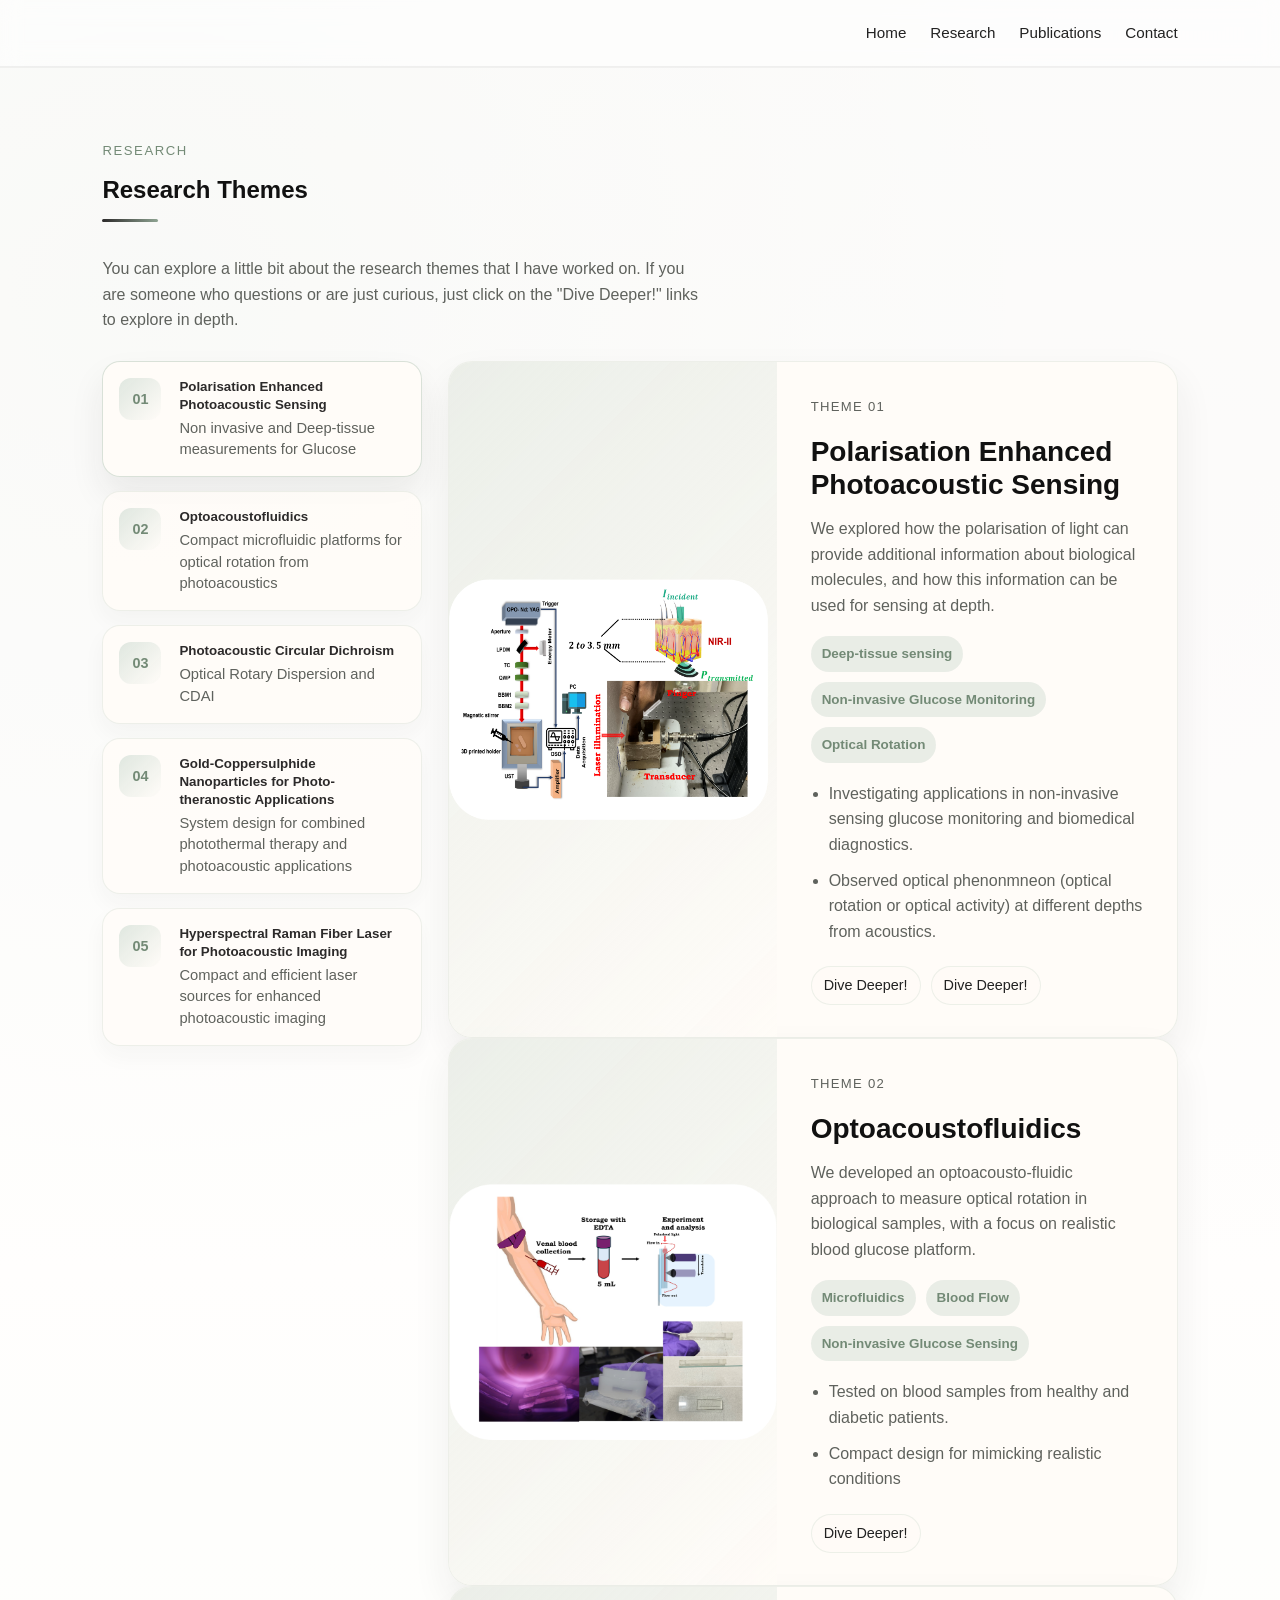
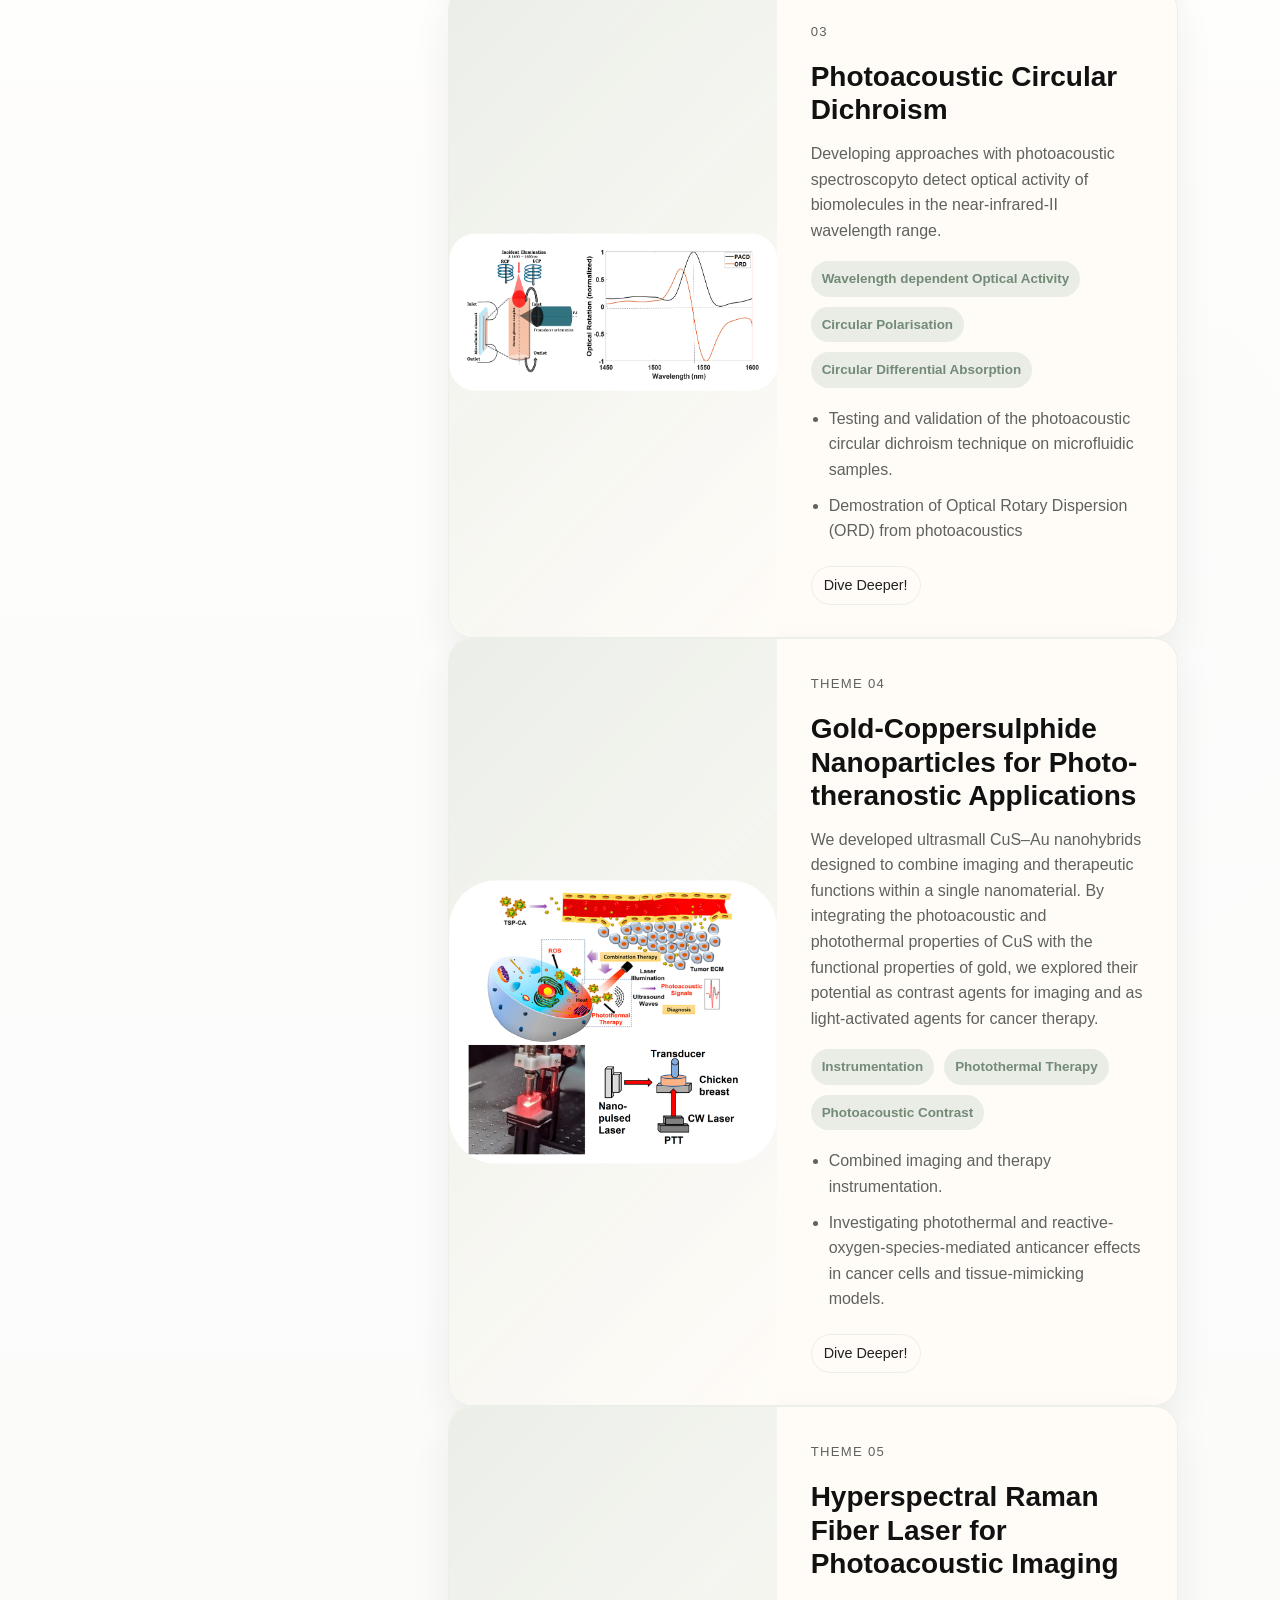
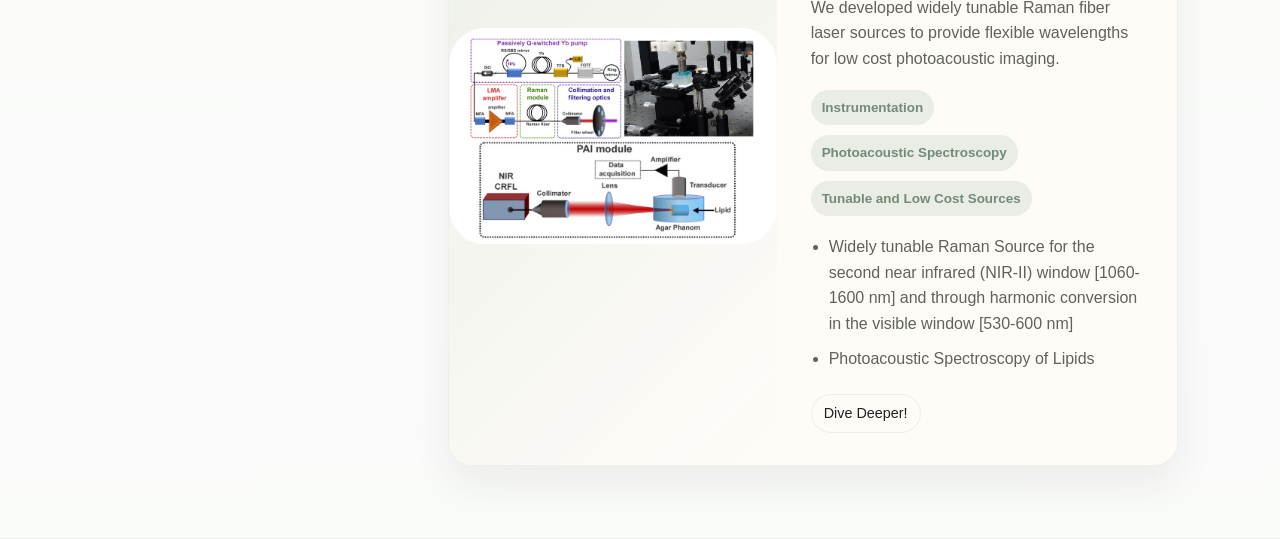
<file: research.html>
<!DOCTYPE html>
<html lang="en">
<head>
    <meta charset="UTF-8">
    <meta name="viewport" content="width=device-width, initial-scale=1.0">
    <title>Research | Swathi Padmanabhan</title>
    <link rel="stylesheet" href="https://cdn.jsdelivr.net/npm/bootstrap-icons@1.11.3/font/bootstrap-icons.min.css">
    <link rel="stylesheet" href="style.css">
</head>
<body>

<header>
    <nav>
        <div class="logo"></div>
        <ul>
            <li><a href="index.html">Home</a></li>
            <li><a href="research.html">Research</a></li>
            <li><a href="publications.html">Publications</a></li>
            <!-- <li><a href="awards.html">Awards</a></li> -->
            <!-- <li><a href="beyond_lab.html">Beyond Lab</a></li> -->
            <li><a href="index.html#contact">Contact</a></li>
        </ul>
    </nav>
</header>


<section id="research-showcase" class="research-showcase section-soft">
    <div class="research-showcase-header fade-up">
        <p class="research-kicker">Research</p>
        <h2 class="section-title">Research Themes</h2>
        <p class="research-showcase-intro">
            You can explore a little bit about the research themes that I have worked on. If you are someone who questions or are just curious, just click on the "Dive Deeper!" links to explore in depth.
        </p>
    </div>

    <div class="research-tabs-layout fade-up delay-1">
        <div class="research-tab-rail" role="tablist" aria-label="Research themes">
            <button class="research-tab is-active" role="tab" aria-selected="true" aria-controls="research-panel-1" id="research-tab-1">
                <span class="research-tab-index">01</span>
                <span class="research-tab-copy">
                    <span class="research-tab-title">Polarisation Enhanced Photoacoustic Sensing</span>
                    <span class="research-tab-subtitle">Non invasive and Deep-tissue measurements for Glucose</span>
                </span>
            </button>

            <button class="research-tab" role="tab" aria-selected="false" aria-controls="research-panel-2" id="research-tab-2">
                <span class="research-tab-index">02</span>
                <span class="research-tab-copy">
                    <span class="research-tab-title">Optoacoustofluidics</span>
                    <span class="research-tab-subtitle">Compact microfluidic platforms for optical rotation from photoacoustics</span>
                </span>
            </button>

            <button class="research-tab" role="tab" aria-selected="false" aria-controls="research-panel-3" id="research-tab-3">
                <span class="research-tab-index">03</span>
                <span class="research-tab-copy">
                    <span class="research-tab-title">Photoacoustic Circular Dichroism</span>
                    <span class="research-tab-subtitle">Optical Rotary Dispersion and CDAI</span>
                </span>
            </button>

            <button class="research-tab" role="tab" aria-selected="false" aria-controls="research-panel-4" id="research-tab-4">
                <span class="research-tab-index">04</span>
                <span class="research-tab-copy">
                    <span class="research-tab-title">Gold-Coppersulphide Nanoparticles for Photo-theranostic Applications</span>
                    <span class="research-tab-subtitle">System design for combined photothermal therapy and photoacoustic applications</span>
                </span>
            </button>

             <button class="research-tab" role="tab" aria-selected="false" aria-controls="research-panel-5" id="research-tab-5">
                <span class="research-tab-index">05</span>
                <span class="research-tab-copy">
                    <span class="research-tab-title">Hyperspectral Raman Fiber Laser for Photoacoustic Imaging</span>
                    <span class="research-tab-subtitle">Compact and efficient laser sources for enhanced photoacoustic imaging</span>
                </span>
            </button>
        </div>

        <div class="research-panels-shell">
            <article class="research-panel is-active" id="research-panel-1" role="tabpanel" aria-labelledby="research-tab-1">
                <div class="research-panel-media">
                    <img src="images/R1.png" alt="Placeholder image for photoacoustic molecular sensing">
                </div>
                <div class="research-panel-content">
                    <p class="research-panel-meta">Theme 01</p>
                    <h3>Polarisation Enhanced Photoacoustic Sensing</h3>
                    <p>
                       We explored how the polarisation of light can provide additional
                information about biological molecules, and how this information
                can be used for sensing at depth.
                    </p>
                    <div class="research-focus-list">
                        <span>Deep-tissue sensing</span>
                        <span>Non-invasive Glucose Monitoring</span>
                        <span>Optical Rotation</span>
                    </div>
                    <ul class="research-panel-points">
                        <li>Investigating applications in non-invasive sensing glucose monitoring and biomedical diagnostics. </li>

                        <li>Observed optical phenonmneon (optical rotation or optical activity) at different depths from acoustics.</li>
                    </ul>
                    <div class="research-panel-actions">
                        <a href="https://www.science.org/doi/10.1126/sciadv.ado8012" class="publication-link" target="_blank">Dive Deeper!</a>
                        <a href="https://opg.optica.org/ol/abstract.cfm?uri=ol-50-1-149" class="publication-link">Dive Deeper!</a>
                    </div>
                </div>
            </article>

            <article class="research-panel" id="research-panel-2" role="tabpanel" aria-labelledby="research-tab-2" hidden>
                <div class="research-panel-media">
                    <img src="images/R2.png" alt="Placeholder image for optoacoustofluidics">
                </div>
                <div class="research-panel-content">
                    <p class="research-panel-meta">Theme 02</p>
                    <h3>Optoacoustofluidics</h3>
                    <p>
                        We developed an optoacousto-fluidic approach to measure optical
            rotation in biological samples, with a focus on realistic blood glucose
            platform.
                    </p>
                    <div class="research-focus-list">
                        <span>Microfluidics</span>
                        <span>Blood Flow</span>
                        <span>Non-invasive Glucose Sensing</span>
                    </div>
                    <ul class="research-panel-points">
                        <li>Tested on blood samples from healthy and diabetic patients.</li>
                        <li>Compact design for mimicking realistic conditions</li>

                    </ul>
                    <div class="research-panel-actions">
                        <a href="https://ieeexplore.ieee.org/document/10985792" class="publication-link">Dive Deeper!</a>

                    </div>
                </div>
            </article>

            <article class="research-panel" id="research-panel-3" role="tabpanel" aria-labelledby="research-tab-3" hidden>
                <div class="research-panel-media">
                    <img src="images/R3.png" alt="Placeholder image for photoacoustic circular dichroism">
                </div>
                <div class="research-panel-content">
                    <p class="research-panel-meta">03</p>
                    <h3>Photoacoustic Circular Dichroism</h3>
                    <p>
                         Developing approaches with photoacoustic spectroscopyto detect optical activity of biomolecules in the
                near-infrared-II wavelength range.
                    </p>
                    <div class="research-focus-list">
                        <span>Wavelength dependent Optical Activity</span>
                        <span>Circular Polarisation</span>
                        <span>Circular Differential Absorption</span>
                    </div>
                    <ul class="research-panel-points">
                        <li>Testing and validation of the photoacoustic circular dichroism technique on microfluidic samples.</li>
                        <li>Demostration of Optical Rotary Dispersion (ORD) from photoacoustics</li>

                    </ul>
                    <div class="research-panel-actions">
                        <a href="https://ieeexplore.ieee.org/document/11165187" class="publication-link">Dive Deeper!</a>

                    </div>
                </div>
            </article>

            <article class="research-panel" id="research-panel-4" role="tabpanel" aria-labelledby="research-tab-4" hidden>
                <div class="research-panel-media">
                     <img src="images/R5.png" alt="Placeholder image for gold-coppersulphide nanoparticles for photo-theranostic applications">
                </div>
                <div class="research-panel-content">
                    <p class="research-panel-meta">Theme 04</p>
                    <h3>Gold-Coppersulphide Nanoparticles for Photo-theranostic Applications</h3>
                    <p>
                        We developed ultrasmall CuS–Au nanohybrids designed to combine imaging and therapeutic functions within a single nanomaterial.
                        By integrating the photoacoustic and photothermal properties of CuS with the functional properties of gold,
                        we explored their potential as contrast agents for imaging and as light-activated agents for cancer therapy.
                    </p>
                    <div class="research-focus-list">
                        <span>Instrumentation</span>
                        <span>Photothermal Therapy</span>
                        <span>Photoacoustic Contrast</span>
                    </div>
                    <ul class="research-panel-points">
                        <li>Combined imaging and therapy instrumentation.</li>
                        <li>Investigating photothermal and reactive-oxygen-species-mediated anticancer effects in cancer cells and tissue-mimicking models.</li>
                    </ul>
                    <div class="research-panel-actions">
                        <a href="https://pubs.acs.org/aanmf6/article-abstract/6/16/14861/353307/Seed-Mediated-Galvanic-Synthesis-of-CuS-Au?redirectedFrom=fulltext" class="publication-link">Dive Deeper!</a>
                    </div>
                </div>
            </article>

             <article class="research-panel" id="research-panel-5" role="tabpanel" aria-labelledby="research-tab-5" hidden>
                <div class="research-panel-media">
                    <img src="images/R6.png" alt="Placeholder image for hyperspectral raman fiber laser for photoacoustic imaging">
                </div>
                <div class="research-panel-content">
                    <p class="research-panel-meta">Theme 05</p>
                    <h3>Hyperspectral Raman Fiber Laser for Photoacoustic Imaging</h3>
                    <p>
                        We developed widely tunable Raman fiber laser sources to provide
            flexible wavelengths for low cost photoacoustic imaging.
                    </p>
                    <div class="research-focus-list">
                        <span>Instrumentation</span>
                        <span>Photoacoustic Spectroscopy</span>
                        <span>Tunable and Low Cost Sources</span>
                    </div>
                    <ul class="research-panel-points">
                        <li>Widely tunable Raman Source for the second near infrared (NIR-II) window [1060-1600 nm] and through harmonic conversion in the visible window [530-600 nm]</li>
                        <li>Photoacoustic Spectroscopy of Lipids</li>
                    </ul>
                    <div class="research-panel-actions">
                        <a href="https://www.spiedigitallibrary.org/conference-proceedings-of-spie/13319/1331911/Widely-tunable-Raman-fiber-laser-for-hyperspectral-photoacoustic-imaging/10.1117/12.3043033.full" class="publication-link">Dive Deeper!</a>
                    </div>
                </div>
            </article>
        </div>
    </div>
</section>

<script>
    (function () {
        const tabs = document.querySelectorAll('.research-tab');
        const panels = document.querySelectorAll('.research-panel');

        tabs.forEach((tab, index) => {
            tab.addEventListener('click', () => {
                tabs.forEach(t => {
                    t.classList.remove('is-active');
                    t.setAttribute('aria-selected', 'false');
                });

                panels.forEach(panel => {
                    panel.classList.remove('is-active');
                    panel.hidden = true;
                });

                tab.classList.add('is-active');
                tab.setAttribute('aria-selected', 'true');

                const panel = panels[index];
                if (panel) {
                    panel.hidden = false;
                    panel.classList.add('is-active');
                }
            });
        });
    })();
</script>

</body>
</html>
</file>
<file: style.css>
/* ================= GLOBAL ================= */
* {
    margin: 0;
    padding: 0;
    box-sizing: border-box;
}

html {
    scroll-behavior: smooth;
}
:root {
    --bg-main: #f6f5f1;
    --bg-soft: #fbfaf7;
    --bg-tint: #eef4ee;
    --surface: rgba(255, 252, 248, 0.92);
    --surface-strong: rgba(255, 252, 248, 0.97);
    --text-main: #2c2a2a;
    --text-muted: #5f625d;
    --accent: #8ea392;
    --accent-deep: #738a76;
    --accent-soft: #dbe4dc;
    --accent-rose: #c9a7af;
    --shadow-soft: rgba(44, 42, 42, 0.06);
    --shadow-medium: rgba(44, 42, 42, 0.10);
    --border-soft: rgba(143, 174, 157, 0.16);
}
body {
    font-family: Arial, sans-serif;
    line-height: 1.6;
    color: #222;
    background-image:
        radial-gradient(circle at 12% 8%, rgba(142, 163, 146, 0.10), transparent 24%),
        radial-gradient(circle at 88% 14%, rgba(201, 167, 175, 0.06), transparent 22%),
        radial-gradient(circle at 78% 58%, rgba(168, 191, 175, 0.08), transparent 18%),
        linear-gradient(180deg, var(--bg-main) 0%, #fffdf9 34%, var(--bg-tint) 100%);
}

img {
    max-width: 100%;
    display: block;
}

section {
    padding: 72px 8%;
}

h1, h2, h3 {
    color: #111;
}

h2 {
    margin-bottom: 30px;
}

a {
    text-decoration: none;
    color: inherit;
}

.section-title {
    position: relative;
    display: inline-block;
    margin-bottom: 34px;
}

.section-title::after {
    content: "";
    display: block;
    width: 56px;
    height: 3px;
    margin-top: 10px;
    border-radius: 999px;
    background: linear-gradient(90deg, var(--text-main), var(--accent));
}

.section-soft {
    background: rgba(255, 255, 255, 0.68);
    border-top: 1px solid rgba(17, 17, 17, 0.04);
    border-bottom: 1px solid rgba(17, 17, 17, 0.04);
}

#research {
    position: relative;
    overflow: hidden;
    background:
        linear-gradient(rgba(251, 250, 247, 0.92), rgba(231, 219, 185, 0.92),transparent 40%),
        url("images/hero-1.png") center/cover no-repeat;
}

/* ================= NAVIGATION ================= */
header {
    width: 100%;
    padding: 20px 8%;
    background: rgba(255, 255, 255, 0.82);
    backdrop-filter: blur(10px);
    position: sticky;
    top: 0;
    z-index: 1000;
    border-bottom: 1px solid rgba(17, 17, 17, 0.06);
}

nav {
    display: flex;
    justify-content: space-between;
    align-items: center;
}

nav ul {
    display: flex;
    list-style: none;
    gap: 24px;
}

nav a {
    font-size: 0.95rem;
    position: relative;
    padding: 8px 0;
    transition: color 0.25s ease, transform 0.25s ease;
}

nav a::after {
    content: "";
    position: absolute;
    left: 0;
    bottom: 0;
    width: 0;
    height: 2px;
     background: linear-gradient(90deg, var(--accent), var(--accent-rose));
    transition: width 0.25s ease;
}

nav a:hover {
    color: #000;
    transform: translateY(-1px);
}

nav a:hover::after {
    width: 100%;
}

/* ================= HERO ================= */
.hero {
    padding-top: 52px;
}

.hero-container {
    display: flex;
    align-items: center;
    justify-content: space-between;
    gap: 40px;
    flex-wrap: wrap;
}

.hero-text {
    flex: 1 1 500px;
}

.hero-name {
    font-size: 2.8rem;
    margin-bottom: 12px;
}

.hero-text h2 {
    font-size: 1.2rem;
    font-weight: 500;
    margin-bottom: 20px;
}

.hero-text p {
    margin-bottom: 16px;
    max-width: 700px;
}

.hero-image {
    flex: 1 1 300px;
    display: flex;
    justify-content: center;
}

.hero-image img {
    max-width: 350px;
    width: 100%;
    border-radius: 16px;
    box-shadow: 0 20px 45px rgba(17, 17, 17, 0.12);
    transition: transform 0.35s ease, box-shadow 0.35s ease;
}

.hero-image img:hover {
    transform: translateY(-4px) scale(1.01);
    box-shadow: 0 24px 56px rgba(17, 17, 17, 0.16);
}

.hero-actions {
    margin: 24px 0;
}
.hero-affiliations {
    display: flex;
    align-items: center;
    gap: 14px;
    flex-wrap: wrap;
    margin-top: 16px;
    margin-bottom: 18px;
}

.affiliation-logo-link {
    display: inline-flex;
    align-items: center;
    justify-content: center;
    min-height: 54px;
    padding: 6px 10px;
    border-radius: 16px;
    background: rgba(255, 252, 248, 0.9);
    border: 1px solid var(--border-soft);
    box-shadow: 0 6px 16px rgba(44, 42, 42, 0.05);
    transition: transform 0.25s ease, box-shadow 0.25s ease, border-color 0.25s ease;
}

.affiliation-logo-link:hover {
    transform: translateY(-2px);
    box-shadow: 0 10px 20px rgba(44, 42, 42, 0.08);
    border-color: rgba(143, 174, 157, 0.28);
}

.affiliation-logo {
    display: block;
    height: 20px;
    width: auto;
    object-fit: contain;
}

.imperial-logo {
    height: 22px;
}

.ix-logo {
    height: 18px;
}

.bioeng-logo {
    height: 20px;
}

.button {
    display: inline-block;
    padding: 12px 20px;
    border-radius: 999px;
    transition: transform 0.25s ease, box-shadow 0.25s ease, background 0.25s ease;
}

.button-primary {
    background: #111;
    color: #fff;
    box-shadow: 0 10px 24px rgba(17, 17, 17, 0.16);
}

.button-primary:hover {
    transform: translateY(-2px);
    box-shadow: 0 16px 28px rgba(17, 17, 17, 0.22);
}

.social-buttons {
    display: flex;
    gap: 14px;
    flex-wrap: wrap;
    margin-top: 18px;
}

.social-card {
    width: 44px;
    height: 44px;
    display: flex;
    align-items: center;
    justify-content: center;
    border: 1px solid #ddd;
    border-radius: 12px;
    font-size: 1.1rem;
    background: rgba(255, 255, 255, 0.88);
    transition: transform 0.25s ease, box-shadow 0.25s ease, border-color 0.25s ease, background 0.25s ease;
}

.social-card:hover {
    transform: translateY(-4px);
    border-color: #c9d2ff;
    background: #fff;
    box-shadow: 0 12px 24px rgba(106, 124, 255, 0.14);
}

/* ================= RESEARCH ================= */
.research-container {
    display: flex;
    gap: 24px;
    flex-wrap: wrap;
    
}

.research-card {
    flex: 1 1 250px;
    padding: 26px;
    border: 1px solid #e5e5e5;
    border-radius: 16px;
    border: 1px solid var(--border-soft);
background: rgba(255, 252, 248, 0.95);
    box-shadow: 0 10px 24px rgba(17, 17, 17, 0.05);
    transition: transform 0.3s ease, box-shadow 0.3s ease, border-color 0.3s ease;
    position: relative;
    overflow: hidden;
}

.research-card::before {
    content: "";
    position: absolute;
    inset: 0 auto auto 0;
    width: 100%;
    height: 4px;
    
    background: linear-gradient(90deg, var(--text-main), var(--accent));
    transform: scaleX(0.35);
    transform-origin: left;
    transition: transform 0.3s ease;
}

.research-card::after {
    content: "";
    position: absolute;
    inset: auto -40px -40px auto;
    width: 120px;
    height: 120px;
    background: radial-gradient(circle, rgba(213, 225, 186, 0.12), transparent 68%);
    transition: transform 0.35s ease, opacity 0.35s ease;
    opacity: 0.75;
}

.research-card:hover {
    transform: translateY(-8px);
    box-shadow: 0 20px 40px rgba(17, 17, 17, 0.1);
    border-color: #d5d6c8;
}

.research-card:hover::before {
    transform: scaleX(1);
}

.research-card:hover::after {
    transform: scale(1.12);
    opacity: 1;
}

.research-card h3,
.research-card p {
    position: relative;
    z-index: 1;
}

.research-card h3 {
    margin-bottom: 12px;
}

/* ================= RESEARCH EVOLUTION ================= */
.journey-intro {
    max-width: 720px;
    margin-bottom: 34px;
    color: #4c5566;
}

.evolution-grid {
    display: grid;
    grid-template-columns: repeat(12, 1fr);
    gap: 24px;
}

.evolution-grid-custom {
    align-items: stretch;
}

.evolution-card {
    display: grid;
    grid-template-columns: 116px 1fr;
    gap: 24px;
    padding: 32px;
    border-radius: 24px;
    background: linear-gradient(135deg, rgba(255, 255, 255, 0.94), rgba(245, 247, 255, 0.95));
    border: 1px solid rgba(176, 228, 222, 0.34);
    box-shadow: 0 16px 38px rgba(205, 212, 154, 0.444);
    position: relative;
    overflow: hidden;
    transition: transform 0.35s ease, box-shadow 0.35s ease, border-color 0.35s ease;
}

.evolution-card::before {
    content: "";
    position: absolute;
    inset: 0;
    background: radial-gradient(circle at top right, rgba(215, 232, 187, 0.29), transparent 52%);
    pointer-events: none;
}

.evolution-card::after {
    content: "";
    position: absolute;
    inset: auto -70px -70px auto;
    width: 190px;
    height: 190px;
    background: radial-gradient(circle, rgba(162, 225, 210, 0.12), transparent 70%);
    opacity: 0.8;
    transition: transform 0.35s ease, opacity 0.35s ease;
}

.evolution-card:hover {
    transform: translateY(-8px);
    box-shadow: 0 24px 48px rgba(17, 17, 17, 0.309);
    border-color: rgba(129, 188, 89, 0.24);
}

.evolution-card:hover::after {
    transform: scale(1.08);
    opacity: 1;
}

.evolution-card-top {
    grid-column: 3 / 11;
}

.evolution-card-bottom {
    grid-column: span 6;
}

.evolution-visual,
.evolution-content {
    position: relative;
    z-index: 1;
}

.evolution-visual {
    display: flex;
    align-items: flex-start;
    justify-content: center;
}

.evolution-visual-large {
    align-items: center;
}

.evolution-logo {
    width: 68px;
    height: 68px;
    object-fit: contain;
    border-radius: 18px;
    padding: 10px;
    background: rgba(255, 255, 255, 0.88);
    border: 1px solid rgba(106, 124, 255, 0.14);
    box-shadow: 0 12px 24px rgba(106, 124, 255, 0.12);
    transition: transform 0.3s ease, box-shadow 0.3s ease;
}

.evolution-logo-large {
    width: 88px;
    height: 88px;
    padding: 14px;
    border-radius: 22px;
    background: linear-gradient(180deg, rgba(255, 255, 255, 0.95), rgba(247, 249, 255, 0.95));
    box-shadow: 0 16px 30px rgba(106, 124, 255, 0.14);
}

.evolution-card:hover .evolution-logo {
    transform: translateY(-2px) scale(1.03);
    box-shadow: 0 18px 32px rgba(106, 124, 255, 0.18);
}

.evolution-meta {
    font-size: 0.84rem;
    letter-spacing: 0.04em;
    text-transform: uppercase;
    color: var(--accent);
    margin-bottom: 10px;
}

.evolution-content-centered {
    text-align: left;
}

.evolution-content h3 {
    margin-bottom: 12px;
    font-size: 1.42rem;
    line-height: 1.3;
}

.evolution-content p:last-child {
    color: #445066;
}

/* ================= CONTACT ================= */
.contact-panel p {
    color: #4c5566;
}

..contact-grid {
    display: grid;
    grid-template-columns: 1fr 1fr;
    gap: 18px;
    align-items: start;
    margin-top: 28px;
}

.contact-card,
.contact-map-card {
    background: rgba(255, 252, 248, 0.95);
    border: 1px solid var(--border-soft);
    border-radius: 18px;
    box-shadow: 0 10px 24px rgba(44, 42, 42, 0.06);
}

.contact-card {
    padding: 22px 24px;
}

.contact-map-card {
    overflow: hidden;
    padding: 0;
}

.contact-map-card iframe {
    display: block;
    width: 100%;
    height: 100%;
    min-height: 260px;
    border: 0;
}

@media (max-width: 900px) {
    .contact-grid {
        grid-template-columns: 1fr;
    }
}

@media (max-width: 900px) {
    .contact-grid {
        grid-template-columns: 1fr;
    }

    .contact-list span {
        min-width: 84px;
    }
}


@media (max-width: 900px) {
    .contact-grid {
        grid-template-columns: 1fr;
    }

    .contact-list span {
        min-width: 84px;
    }
}

footer {
    text-align: center;
    padding: 32px 8%;
    background: rgba(255, 252, 248, 0.85);
    border-top: 1px solid rgba(44, 42, 42, 0.06);
}

.footer-quote {
    font-style: italic;
    color: var(--text-muted);
    margin-bottom: 10px;
    font-size: 0.98rem;
}
/* ================= ANIMATIONS ================= */
.fade-up {
    animation: fadeUp 0.8s ease both;
}

.delay-1 {
    animation-delay: 0.1s;
}

.delay-2 {
    animation-delay: 0.2s;
}

.delay-3 {
    animation-delay: 0.3s;
}

@keyframes fadeUp {
    from {
        opacity: 0;
        transform: translateY(18px);
    }
    to {
        opacity: 1;
        transform: translateY(0);
    }
}

/* ================= RESPONSIVE ================= */
@media (max-width: 1080px) {
    .evolution-card-top {
        grid-column: 2 / 12;
    }
}

@media (max-width: 900px) {
    nav ul {
        gap: 16px;
        flex-wrap: wrap;
        justify-content: flex-end;
    }

    .hero-name {
        font-size: 2.3rem;
    }

    .evolution-grid {
        grid-template-columns: 1fr;
    }

    .evolution-card-top,
    .evolution-card-bottom {
        grid-column: auto;
    }
}

@media (max-width: 680px) {
    section {
        padding: 60px 7%;
    }

    header {
        padding: 18px 7%;
    }

    nav {
        flex-direction: column;
        align-items: flex-start;
        gap: 12px;
    }

    .hero-container {
        gap: 28px;
    }

    .evolution-card {
        grid-template-columns: 1fr;
        padding: 26px;
    }

    .evolution-visual,
    .evolution-visual-large {
        justify-content: flex-start;
    }

    .evolution-logo-large {
        width: 82px;
        height: 82px;
    }
}
/* ================= PUBLICATIONS PAGE ================= */
.publications-hero {
    padding-bottom: 28px;
}

.publications-intro {
    max-width: 760px;
    color: var(--text-muted);
    margin-top: 8px;
}

.publications-actions {
    margin-top: 18px;
    display: flex;
    gap: 12px;
    flex-wrap: wrap;
}

.publication-year-block {
    margin-top: 34px;
}

.publication-year {
    margin-bottom: 14px;
    font-size: 1.15rem;
}

.publication-list {
    display: grid;
    gap: 18px;
}

.publication-item {
    padding: 22px 24px;
    border-radius: 18px;
    background: rgba(255, 252, 248, 0.95);
    border: 1px solid var(--border-soft);
    box-shadow: 0 10px 24px rgba(44, 42, 42, 0.05);
    transition: transform 0.25s ease, box-shadow 0.25s ease, border-color 0.25s ease;
}

.publication-item:hover {
    transform: translateY(-4px);
    box-shadow: 0 16px 28px rgba(44, 42, 42, 0.08);
    border-color: rgba(143, 174, 157, 0.28);
}

.publication-title {
    line-height: 1.5;
    margin-bottom: 8px;
}

h4.publication-title {
    font-size: 1.05rem;
}

.publication-title a {
    color: var(--text-main);
    text-decoration: none;
}

.publication-title a:hover {
    color: var(--accent-deep);
}

.publication-inline-badge {
    display: inline-block;
    margin-left: 8px;
    padding: 2px 7px;
    border-radius: 999px;
    background: rgba(219, 228, 220, 0.7);
    color: var(--accent-deep);
    font-size: 0.7rem;
    font-weight: 600;
    line-height: 1.2;
    vertical-align: middle;
}
.publication-inline-badge-soft {
    background: rgba(201, 167, 175, 0.16);
    color: #8b6670;
}

.publication-authors,
.publication-venue {
    color: var(--text-muted);
    margin-bottom: 6px;
}

.publication-links {
    display: flex;
    gap: 10px;
    flex-wrap: wrap;
    margin-top: 12px;
}

.publication-link {
    display: inline-flex;
    align-items: center;
    gap: 6px;
    padding: 7px 12px;
    border-radius: 999px;
    background: rgba(255, 252, 248, 0.92);
    border: 1px solid var(--border-soft);
    font-size: 0.9rem;
    transition: transform 0.2s ease, border-color 0.2s ease, background 0.2s ease;
}

.publication-link:hover {
    transform: translateY(-2px);
    border-color: rgba(143, 174, 157, 0.28);
    background: rgba(255, 252, 248, 1);
}

@media (max-width: 768px) {
    .publication-item {
        padding: 18px 18px;
    }

    .publication-inline-badge {
        margin-left: 6px;
        margin-top: 6px;
    }
}

/* ================= RESEARCH TABS SHOWCASE ================= */
.research-showcase {
    position: relative;
}

.research-showcase-header {
    max-width: 760px;
    margin-bottom: 28px;
}

.research-kicker {
    font-size: 0.82rem;
    letter-spacing: 0.12em;
    text-transform: uppercase;
    color: var(--accent-deep);
    margin-bottom: 10px;
}

.research-showcase-intro {
    color: var(--text-muted);
    max-width: 68ch;
}

.research-tabs-layout {
    display: grid;
    grid-template-columns: 320px minmax(0, 1fr);
    gap: 26px;
    align-items: start;
}

.research-tab-rail {
    display: grid;
    gap: 14px;
    position: sticky;
    top: 96px;
}

.research-tab {
    display: grid;
    grid-template-columns: 46px 1fr;
    gap: 14px;
    align-items: start;
    width: 100%;
    padding: 16px 16px;
    border-radius: 18px;
    border: 1px solid var(--border-soft);
    background: rgba(255, 252, 248, 0.82);
    box-shadow: 0 10px 22px rgba(44, 42, 42, 0.04);
    text-align: left;
    cursor: pointer;
    transition: transform 0.25s ease, box-shadow 0.25s ease, border-color 0.25s ease, background 0.25s ease;
}

.research-tab:hover {
    transform: translateY(-2px);
    box-shadow: 0 16px 28px rgba(44, 42, 42, 0.07);
    border-color: rgba(143, 174, 157, 0.28);
}

.research-tab.is-active {
    background: rgba(255, 252, 248, 0.98);
    border-color: rgba(143, 174, 157, 0.34);
    box-shadow: 0 18px 34px rgba(44, 42, 42, 0.08);
}

.research-tab-index {
    display: inline-flex;
    align-items: center;
    justify-content: center;
    width: 42px;
    height: 42px;
    border-radius: 12px;
    background: linear-gradient(135deg, rgba(219, 228, 220, 0.88), rgba(255, 252, 248, 0.98));
    color: var(--accent-deep);
    font-size: 0.9rem;
    font-weight: 700;
}

.research-tab-title {
    display: block;
    font-weight: 700;
    color: var(--text-main);
    margin-bottom: 4px;
    line-height: 1.35;
}

.research-tab-subtitle {
    display: block;
    font-size: 0.92rem;
    line-height: 1.45;
    color: var(--text-muted);
}

.research-panels-shell {
    min-width: 0;
}

.research-panel {
    display: grid;
    grid-template-columns: minmax(280px, 0.9fr) minmax(0, 1.1fr);
    gap: 0;
    overflow: hidden;
    border-radius: 24px;
    background: rgba(255, 252, 248, 0.96);
    border: 1px solid var(--border-soft);
    box-shadow: 0 18px 38px rgba(44, 42, 42, 0.07);
}

.research-panel-media {
    position: relative;
    min-height: 100%;
    overflow: hidden;
    background: linear-gradient(135deg, rgba(219, 228, 220, 0.55), rgba(255, 252, 248, 0.95));
}

.research-panel-media img {
    width: 100%;
    height: 100%;
    object-fit: contain;
    object-position: center;
    display: block;
}

.research-panel-content {
    padding: 34px 34px 32px;
}

.research-panel-meta {
    margin-bottom: 10px;
    font-size: 0.82rem;
    letter-spacing: 0.1em;
    text-transform: uppercase;
    color: var(--accent-deep);
}

.research-panel-content h3 {
    margin-bottom: 14px;
    font-size: 1.75rem;
    line-height: 1.2;
}

.research-panel-content p {
    color: var(--text-muted);
    margin-bottom: 18px;
    max-width: 62ch;
}

.research-focus-list {
    display: flex;
    flex-wrap: wrap;
    gap: 10px;
    margin-bottom: 18px;
}

.research-focus-list span {
    display: inline-flex;
    align-items: center;
    padding: 7px 11px;
    border-radius: 999px;
    background: rgba(219, 228, 220, 0.62);
    color: var(--accent-deep);
    font-size: 0.84rem;
    font-weight: 600;
}

.research-panel-points {
    margin: 0 0 22px 18px;
    color: var(--text-muted);
    display: grid;
    gap: 10px;
}

.research-panel-actions {
    display: flex;
    gap: 10px;
    flex-wrap: wrap;
}

/* ---- Responsive ---- */

@media (max-width: 1100px) {
    .research-tabs-layout {
        grid-template-columns: 1fr;
    }

    .research-tab-rail {
        position: static;
        grid-template-columns: repeat(2, minmax(0, 1fr));
    }
}

@media (max-width: 840px) {
    .research-panel {
        grid-template-columns: 1fr;
    }
    .research-panel[hidden] {
    display: none;
}

    .research-panel-media {
        min-height: 0;
        aspect-ratio: 16 / 9;
    }

    .research-panel-content {
        padding: 32px 28px;
    }
}

@media (max-width: 640px) {
    .research-tab-rail {
        grid-template-columns: 1fr;
    }

    .research-tab {
        padding: 14px;
    }

    .research-panel-media {
        aspect-ratio: 4 / 3;
    }

    .research-panel-content {
        padding: 28px 22px;
    }

    .research-panel-content h3 {
        font-size: 1.45rem;
    }
}
/* ================= BEYOND LAB PAGE ================= */
.beyond-lab-hero {
    padding-bottom: 36px;
}
.beyond-lab-hero {
    position: relative;
    overflow: hidden;
    background:
        linear-gradient(rgba(24, 24, 24, 0.42), rgba(24, 24, 24, 0.42)),
        url("images/swat.jpg") center/cover no-repeat;
}

.beyond-lab-hero .hero-container {
    min-height: 60vh;
    display: flex;
    align-items: center;
}

.beyond-lab-hero .research-kicker,
.beyond-lab-hero .hero-name,
.beyond-lab-hero h2,
.beyond-lab-hero p {
    color: #ffffff;
}

.beyond-lab-hero p {
    max-width: 720px;
}
.beyond-gallery-section {
    padding-top: 28px;
}

.beyond-gallery-header {
    max-width: 760px;
    margin-bottom: 30px;
}

.beyond-gallery-intro {
    color: var(--text-muted);
    max-width: 68ch;
}

.beyond-gallery-grid {
    display: grid;
    grid-template-columns: repeat(3, minmax(0, 1fr));
    gap: 24px;
    align-items: stretch;
}

.beyond-gallery-card {
    border-radius: 22px;
    overflow: hidden;
    background: rgba(255, 252, 248, 0.96);
    border: 1px solid var(--border-soft);
    box-shadow: 0 12px 28px rgba(44, 42, 42, 0.06);
    transition: transform 0.28s ease, box-shadow 0.28s ease, border-color 0.28s ease;
}

.beyond-gallery-card:hover {
    transform: translateY(-6px);
    box-shadow: 0 20px 36px rgba(44, 42, 42, 0.10);
    border-color: rgba(143, 174, 157, 0.26);
}

.beyond-gallery-media {
    position: relative;
    overflow: hidden;
    background: linear-gradient(135deg, rgba(219, 228, 220, 0.45), rgba(255, 252, 248, 0.92));
}

.beyond-gallery-media img {
    width: 100%;
    height: 260px;
    object-fit: cover;
    display: block;
    transition: transform 0.45s ease;
}

.beyond-gallery-card:hover .beyond-gallery-media img {
    transform: scale(1.04);
}

.beyond-gallery-content {
    padding: 20px 20px 22px;
}

.beyond-gallery-content h3 {
    margin-bottom: 10px;
    font-size: 1.15rem;
}

.beyond-gallery-content p {
    color: var(--text-muted);
    line-height: 1.65;
    margin: 0;
}

.beyond-notes-section {
    padding-top: 18px;
}

.beyond-notes-card {
    max-width: 900px;
    margin: 0 auto;
    padding: 28px 30px;
    border-radius: 20px;
    background: rgba(255, 252, 248, 0.94);
    border: 1px solid var(--border-soft);
    box-shadow: 0 12px 28px rgba(44, 42, 42, 0.05);
}

.beyond-notes-card p {
    color: var(--text-muted);
    margin: 0;
    line-height: 1.75;
}

@media (max-width: 980px) {
    .beyond-gallery-grid {
        grid-template-column |
</file>
